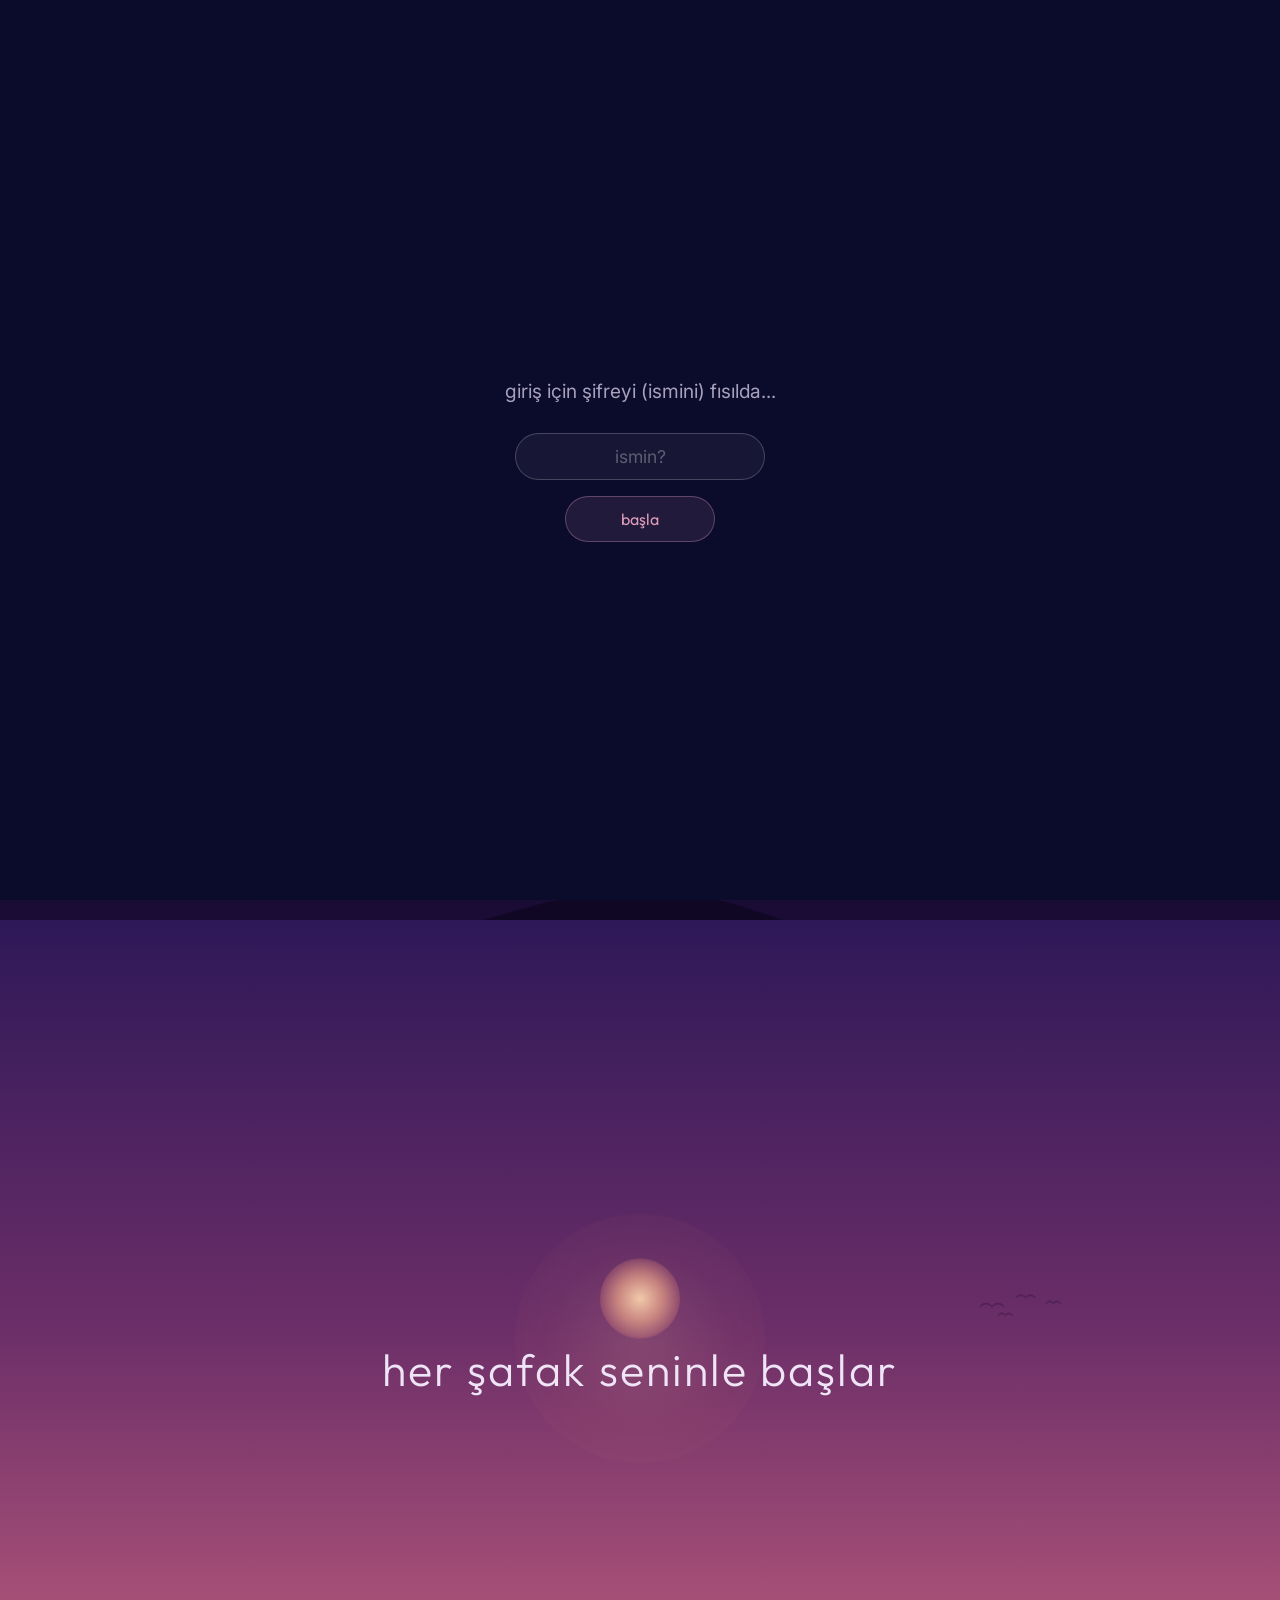
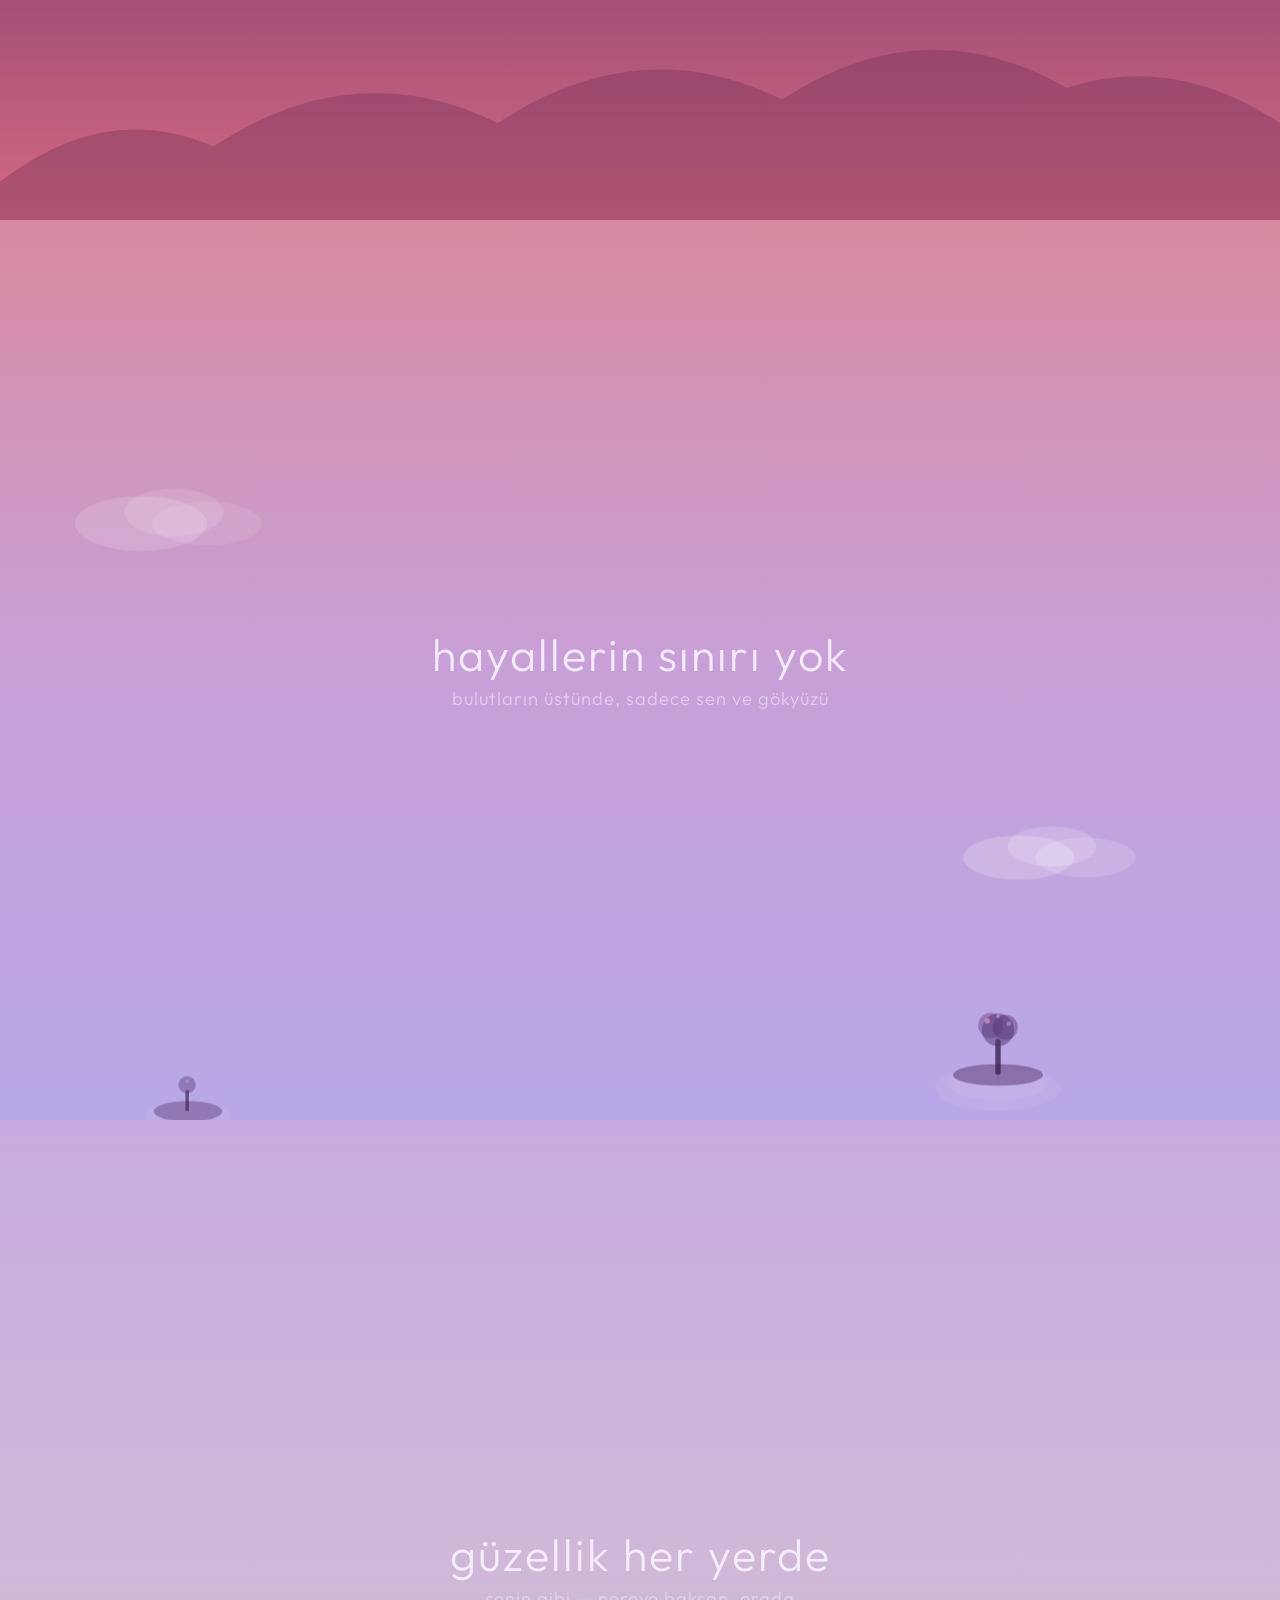
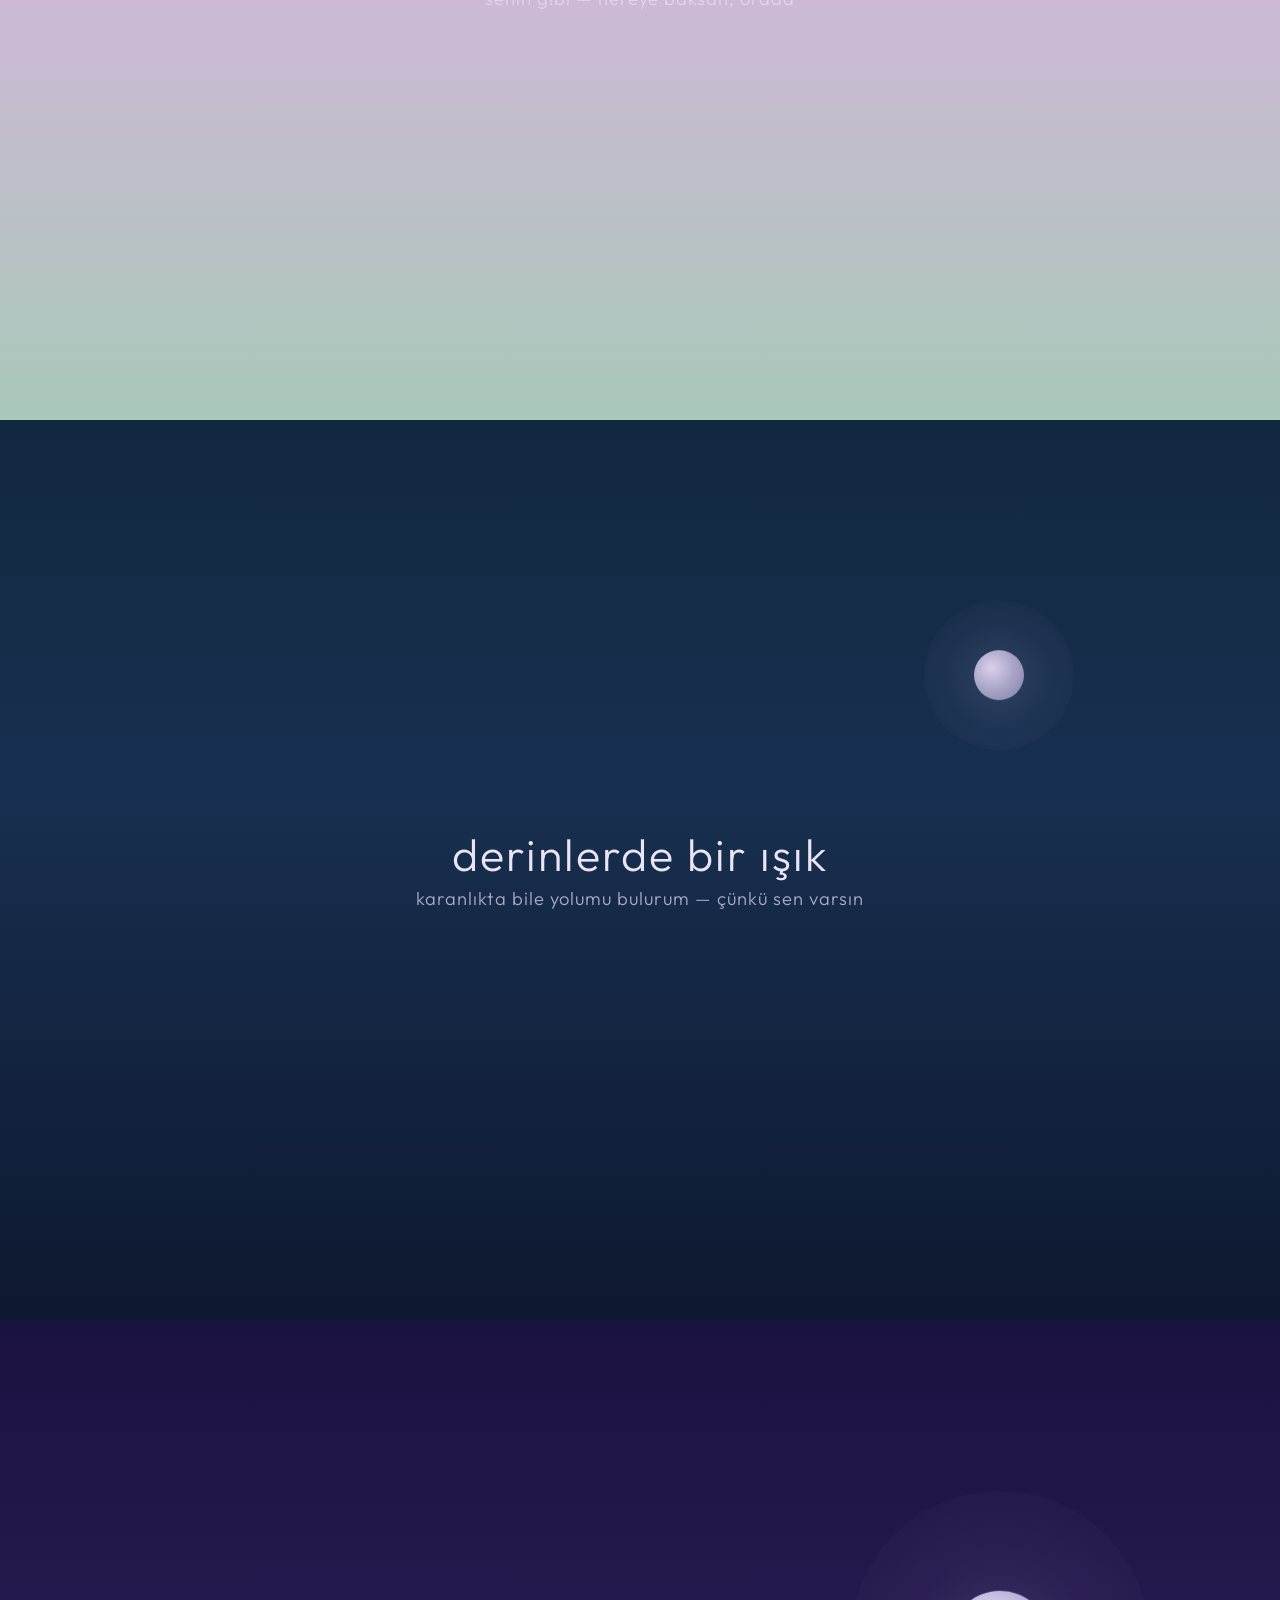
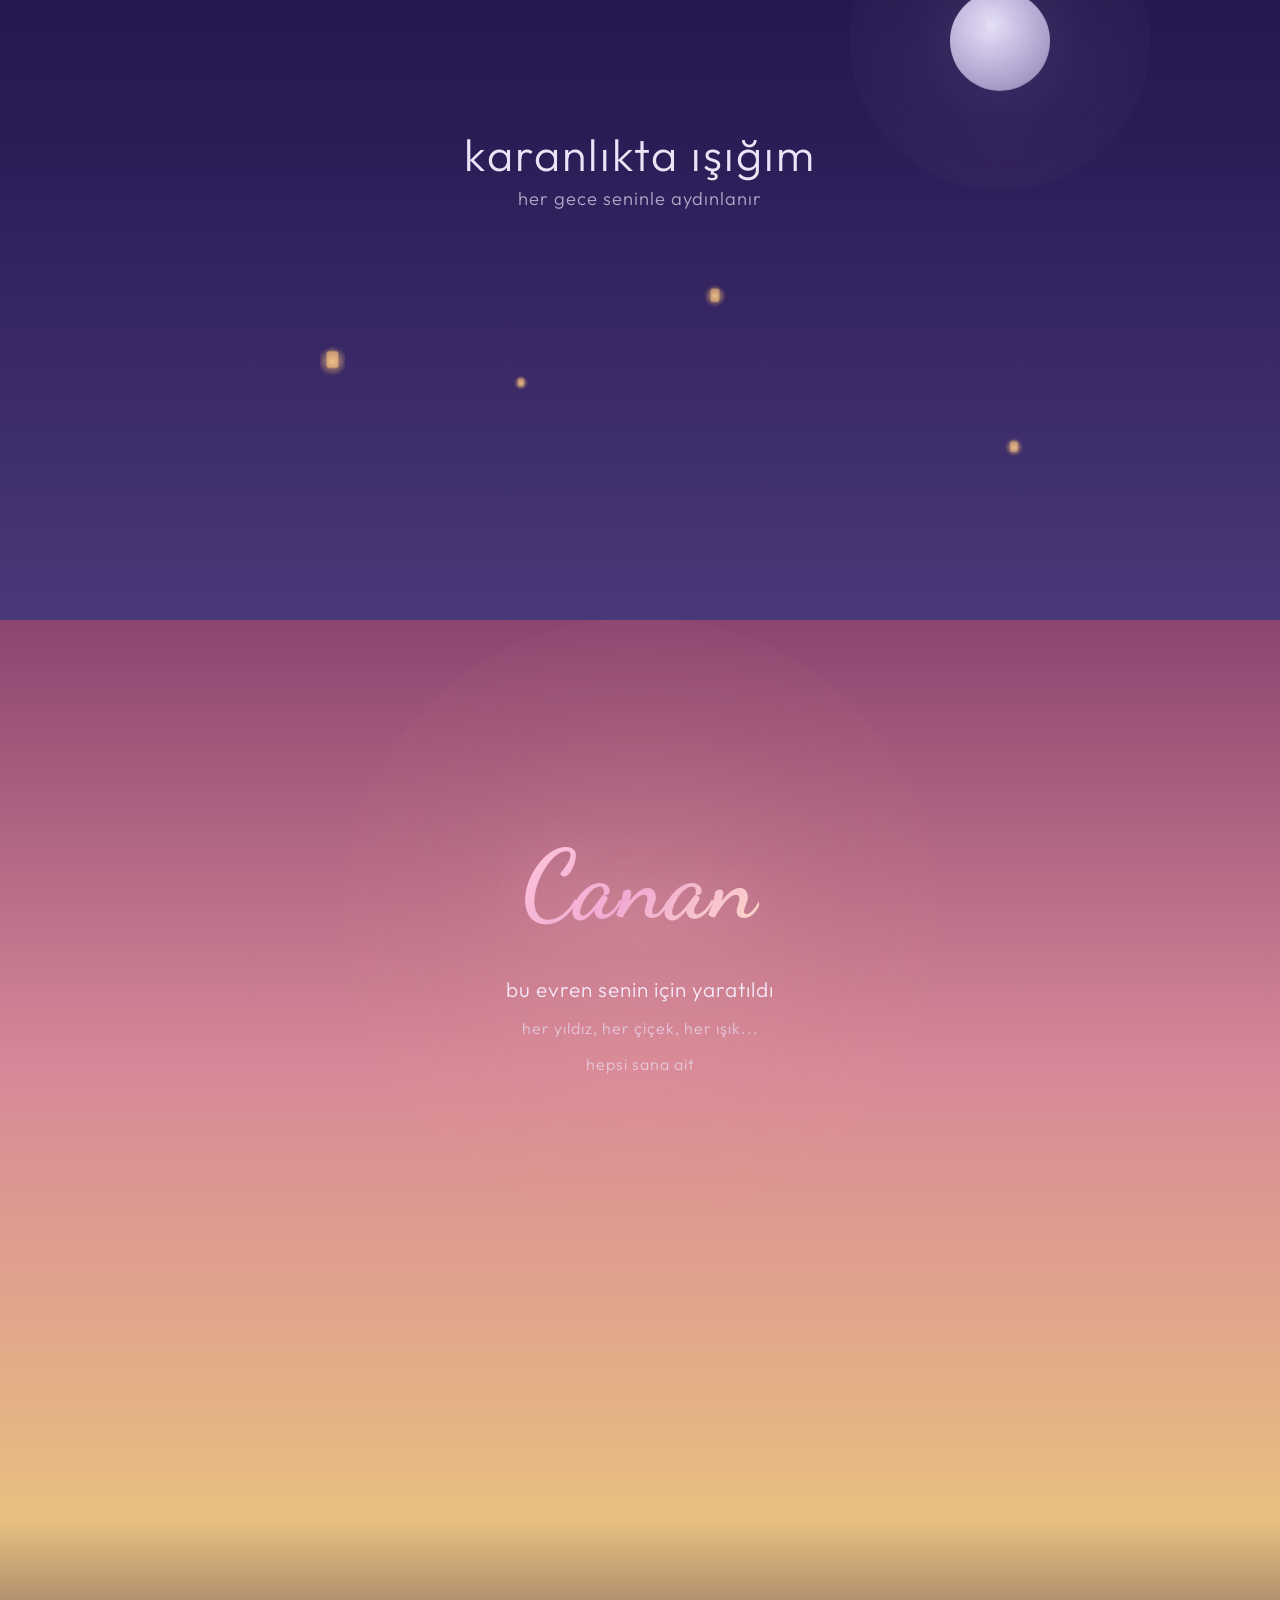
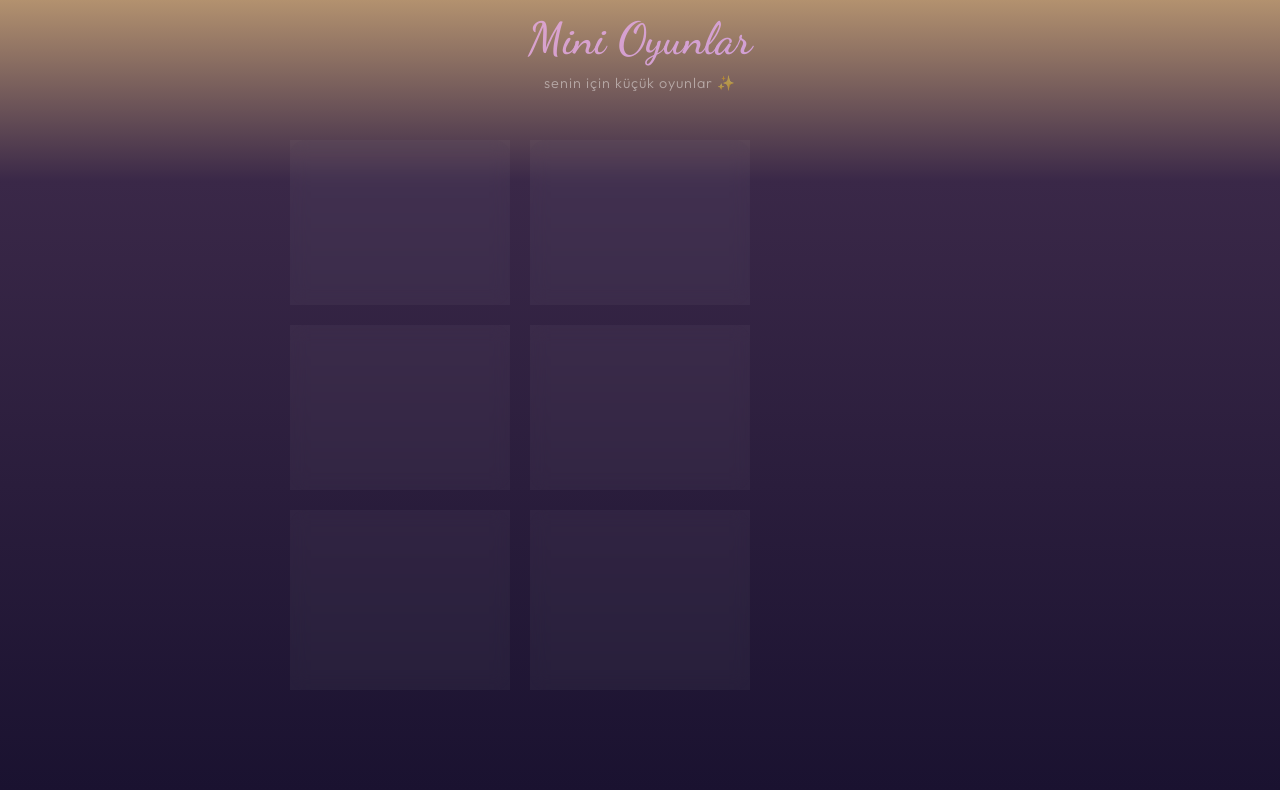
<file: index.html>
<!DOCTYPE html>
<html lang="tr">
<head>
    <meta charset="UTF-8">
    <meta name="viewport" content="width=device-width, initial-scale=1.0, maximum-scale=1.0, user-scalable=no, viewport-fit=cover">
    <meta name="description" content="Canan'ın Evreni — Sana özel bir dünya, sonsuz bir hikaye.">
    <title>✨</title>
    <link rel="preconnect" href="https://fonts.googleapis.com">
    <link rel="preconnect" href="https://fonts.gstatic.com" crossorigin>F
    <link href="https://fonts.googleapis.com/css2?family=Outfit:wght@200;300;400;600;700&family=Inter:wght@200;300;400&family=Dancing+Script:wght@400;600;700&display=swap" rel="stylesheet">
    <link rel="stylesheet" href="style.css">
    <link rel="icon" href="data:image/svg+xml,<svg xmlns='http://www.w3.org/2000/svg' viewBox='0 0 100 100'><text y='.9em' font-size='90'>✨</text></svg>">
</head>
<body>
    <!-- Welcome Screen -->
    <div id="welcome-screen" class="welcome-screen active">
        <h2></h2>
        <p>giriş için şifreyi (ismini) fısılda...</p>
        <form id="welcome-form">
            <input type="text" id="welcome-name" placeholder="ismin?" autocomplete="off" required>
            <button type="submit">başla</button>
        </form>
    </div>

    <!-- Progress Bar -->
    <div id="progress-bar" aria-hidden="true"></div>

    <!-- Particle Canvas -->
    <canvas id="particles" aria-hidden="true"></canvas>

    <!-- Audio Toggle (ambient) -->
    <button id="sound-toggle" class="sound-btn" aria-label="Sesi aç/kapat">
        <svg viewBox="0 0 24 24" width="20" height="20" fill="none" stroke="currentColor" stroke-width="2">
            <path d="M11 5L6 9H2v6h4l5 4V5z"/>
            <path class="sound-waves" d="M15.54 8.46a5 5 0 0 1 0 7.07 M19.07 4.93a10 10 0 0 1 0 14.14"/>
        </svg>
    </button>

    <!-- Scroll Indicator -->
    <div id="scroll-indicator">
        <span>keşfet</span>
        <svg viewBox="0 0 24 24" width="24" height="24" fill="none" stroke="currentColor" stroke-width="2">
            <path d="M12 5v14M5 12l7 7 7-7"/>
        </svg>
    </div>

    <main>
        <!-- ============================================ -->
        <!-- REALM 1: Yıldızlı Gece (Starry Night) -->
        <!-- ============================================ -->
        <section class="realm realm--night" id="realm-1" data-particles="stars">
            <!-- Stars background layer (CSS animated) -->
            <div class="stars-layer stars-layer--1"></div>
            <div class="stars-layer stars-layer--2"></div>
            <div class="stars-layer stars-layer--3"></div>

            <!-- Shooting star -->
            <div class="shooting-star"></div>
            <div class="shooting-star shooting-star--2"></div>

            <!-- Far mountains -->
            <div class="realm__layer" data-depth="0.08">
                <svg class="scenery scenery--mountains-far" viewBox="0 0 1440 400" preserveAspectRatio="none">
                    <path d="M0,400 L0,320 Q80,250 160,280 Q240,200 360,240 Q440,180 520,220 Q600,140 720,200 Q800,120 920,180 Q1000,100 1100,160 Q1180,120 1260,180 Q1340,140 1440,200 L1440,400 Z" fill="rgba(30,15,60,0.6)"/>
                </svg>
            </div>

            <!-- Near mountains -->
            <div class="realm__layer" data-depth="0.15">
                <svg class="scenery scenery--mountains-near" viewBox="0 0 1440 400" preserveAspectRatio="none">
                    <path d="M0,400 L0,300 Q100,260 200,290 Q320,220 440,270 Q560,200 680,260 Q780,190 880,240 Q980,200 1080,250 Q1180,210 1280,260 Q1360,230 1440,280 L1440,400 Z" fill="rgba(25,12,50,0.8)"/>
                </svg>
            </div>

            <!-- Ground hill with character -->
            <div class="realm__layer" data-depth="0.25">
                <svg class="scenery scenery--ground" viewBox="0 0 1440 400" preserveAspectRatio="none">
                    <path d="M0,400 L0,340 Q200,310 400,330 Q600,280 720,260 Q840,280 960,320 Q1100,340 1260,330 Q1380,340 1440,350 L1440,400 Z" fill="rgba(15,8,35,0.95)"/>
                </svg>
            </div>



            <!-- Title Content -->
            <div class="realm__content realm__content--center">
                <p class="realm__subtitle reveal" data-delay="0">hoş geldin</p>
                <h1 class="realm__title realm__title--hero reveal" data-delay="200">
                    <span class="title-line">Canan'ın</span>
                    <span class="title-line title-line--accent">Evreni</span>
                </h1>
                <p class="realm__tagline reveal" data-delay="500">sana ait bir dünya, sonsuz bir hikaye</p>
            </div>
        </section>

        <!-- ============================================ -->
        <!-- REALM 2: Şafak Tepeleri (Dawn Hills) -->
        <!-- ============================================ -->
        <section class="realm realm--dawn" id="realm-2" data-particles="dust">
            <!-- Sun glow -->
            <div class="sun-container realm__layer" data-depth="0.05">
                <div class="sun"></div>
                <div class="sun-glow"></div>
            </div>

            <!-- Far rolling hills -->
            <div class="realm__layer" data-depth="0.1">
                <svg class="scenery scenery--hills-far" viewBox="0 0 1440 500" preserveAspectRatio="none">
                    <path d="M0,500 L0,350 Q120,280 240,320 Q400,240 560,300 Q720,220 880,280 Q1040,200 1200,270 Q1320,240 1440,300 L1440,500 Z" fill="rgba(120,50,90,0.4)"/>
                </svg>
            </div>

            <!-- Mid rolling hills -->
            <div class="realm__layer" data-depth="0.2">
                <svg class="scenery scenery--hills-mid" viewBox="0 0 1440 500" preserveAspectRatio="none">
                    <path d="M0,500 L0,380 Q180,320 360,360 Q540,290 720,340 Q900,280 1080,330 Q1200,300 1440,360 L1440,500 Z" fill="rgba(160,60,100,0.35)"/>
                </svg>
            </div>

            <!-- Near hills with trees -->
            <div class="realm__layer" data-depth="0.35">
                <svg class="scenery scenery--hills-near" viewBox="0 0 1440 500" preserveAspectRatio="none">
                    <defs>
                        <linearGradient id="hillGrad" x1="0" y1="0" x2="0" y2="1">
                            <stop offset="0%" stop-color="rgba(80,30,60,0.7)"/>
                            <stop offset="100%" stop-color="rgba(40,15,35,0.9)"/>
                        </linearGradient>
                    </defs>
                    <path d="M0,500 L0,400 Q100,370 200,390 Q350,340 500,370 Q650,330 800,360 Q950,320 1100,355 Q1250,335 1440,380 L1440,500 Z" fill="url(#hillGrad)"/>
                    <!-- Small trees on hilltops -->
                    <g fill="rgba(40,15,35,0.9)">
                        <path d="M350,345 L345,325 Q350,315 355,325 Z"/>
                        <path d="M500,370 L495,350 Q500,340 505,350 Z"/>
                        <path d="M510,368 L507,355 Q510,348 513,355 Z"/>
                        <path d="M800,360 L795,340 Q800,330 805,340 Z"/>
                        <path d="M1100,355 L1095,335 Q1100,325 1105,335 Z"/>
                        <path d="M1110,353 L1107,340 Q1110,333 1113,340 Z"/>
                    </g>
                </svg>
            </div>



            <!-- Birds -->
            <div class="realm__layer" data-depth="0.12">
                <svg class="birds" viewBox="0 0 200 100" width="120" height="60">
                    <g stroke="#3a1840" stroke-width="1.5" fill="none" stroke-linecap="round">
                        <path d="M20,40 Q30,30 40,40 Q50,30 60,40"/>
                        <path d="M80,25 Q88,17 96,25 Q104,17 112,25"/>
                        <path d="M50,55 Q56,48 62,55 Q68,48 74,55"/>
                        <path d="M130,35 Q136,28 142,35 Q148,28 154,35"/>
                    </g>
                </svg>
            </div>

            <div class="realm__content">
                <h2 class="realm__title reveal" data-delay="0">her şafak seninle başlar</h2>
            </div>
        </section>

        <!-- ============================================ -->
        <!-- REALM 3: Bulut Krallığı (Cloud Kingdom) -->
        <!-- ============================================ -->
        <section class="realm realm--clouds" id="realm-3" data-particles="sparkles">

            <!-- Floating clouds - various layers -->
            <div class="realm__layer" data-depth="0.05">
                <div class="cloud cloud--1">
                    <svg viewBox="0 0 200 80" width="220" height="88">
                        <ellipse cx="70" cy="50" rx="60" ry="25" fill="rgba(255,255,255,0.15)"/>
                        <ellipse cx="100" cy="40" rx="45" ry="22" fill="rgba(255,255,255,0.12)"/>
                        <ellipse cx="130" cy="50" rx="50" ry="20" fill="rgba(255,255,255,0.1)"/>
                    </svg>
                </div>
            </div>

            <div class="realm__layer" data-depth="0.12">
                <div class="cloud cloud--2">
                    <svg viewBox="0 0 180 70" width="200" height="78">
                        <ellipse cx="60" cy="45" rx="50" ry="20" fill="rgba(255,255,255,0.2)"/>
                        <ellipse cx="90" cy="35" rx="40" ry="18" fill="rgba(255,255,255,0.18)"/>
                        <ellipse cx="120" cy="45" rx="45" ry="18" fill="rgba(255,255,255,0.15)"/>
                    </svg>
                </div>
            </div>

            <div class="realm__layer" data-depth="0.18">
                <div class="cloud cloud--3">
                    <svg viewBox="0 0 160 60" width="180" height="67">
                        <ellipse cx="55" cy="38" rx="45" ry="18" fill="rgba(255,255,255,0.25)"/>
                        <ellipse cx="80" cy="30" rx="35" ry="16" fill="rgba(255,255,255,0.2)"/>
                        <ellipse cx="110" cy="38" rx="40" ry="16" fill="rgba(255,255,255,0.18)"/>
                    </svg>
                </div>
            </div>

            <!-- Floating island with tree -->
            <div class="realm__layer floating-island" data-depth="0.22">
                <svg viewBox="0 0 200 160" width="180" height="144">
                    <!-- Island base (cloud-like) -->
                    <ellipse cx="100" cy="110" rx="70" ry="25" fill="rgba(200,180,230,0.4)"/>
                    <ellipse cx="100" cy="105" rx="55" ry="18" fill="rgba(200,180,230,0.5)"/>
                    <!-- Ground -->
                    <ellipse cx="100" cy="95" rx="50" ry="12" fill="rgba(100,70,130,0.6)"/>
                    <!-- Tree -->
                    <rect x="97" y="55" width="6" height="40" rx="3" fill="rgba(60,35,80,0.8)"/>
                    <circle cx="100" cy="45" r="18" fill="rgba(80,50,110,0.5)"/>
                    <circle cx="92" cy="40" r="14" fill="rgba(90,55,120,0.4)"/>
                    <circle cx="108" cy="42" r="14" fill="rgba(85,50,115,0.45)"/>
                    <!-- Small leaves/blossoms -->
                    <circle cx="88" cy="35" r="3" fill="rgba(230,160,200,0.6)"/>
                    <circle cx="112" cy="38" r="2.5" fill="rgba(230,160,200,0.5)"/>
                    <circle cx="100" cy="30" r="2" fill="rgba(230,160,200,0.7)"/>
                </svg>
            </div>

            <!-- Another floating island -->
            <div class="realm__layer floating-island floating-island--2" data-depth="0.15">
                <svg viewBox="0 0 140 100" width="120" height="86">
                    <ellipse cx="70" cy="70" rx="50" ry="18" fill="rgba(200,180,230,0.35)"/>
                    <ellipse cx="70" cy="65" rx="40" ry="12" fill="rgba(100,70,130,0.5)"/>
                    <!-- Tiny tree -->
                    <rect x="67" y="40" width="4" height="25" rx="2" fill="rgba(60,35,80,0.7)"/>
                    <circle cx="69" cy="34" r="10" fill="rgba(80,50,110,0.4)"/>
                    <circle cx="69" cy="30" r="2" fill="rgba(230,160,200,0.5)"/>
                </svg>
            </div>



            <div class="realm__content">
                <h2 class="realm__title reveal" data-delay="0">hayallerin sınırı yok</h2>
                <p class="realm__text reveal" data-delay="200">bulutların üstünde, sadece sen ve gökyüzü</p>
            </div>
        </section>

        <!-- ============================================ -->
        <!-- REALM 4: Çiçek Vadisi (Flower Valley) -->
        <!-- ============================================ -->
        <section class="realm realm--flowers" id="realm-4" data-particles="petals">

            <!-- Distant meadow -->
            <div class="realm__layer" data-depth="0.08">
                <svg class="scenery scenery--meadow-far" viewBox="0 0 1440 500" preserveAspectRatio="none">
                    <path d="M0,500 L0,380 Q200,340 400,365 Q600,330 800,355 Q1000,320 1200,350 Q1350,340 1440,360 L1440,500 Z" fill="rgba(160,120,180,0.3)"/>
                </svg>
            </div>

            <!-- Mid meadow -->
            <div class="realm__layer" data-depth="0.18">
                <svg class="scenery scenery--meadow-mid" viewBox="0 0 1440 500" preserveAspectRatio="none">
                    <path d="M0,500 L0,400 Q180,370 360,395 Q540,360 720,385 Q900,350 1080,380 Q1260,365 1440,390 L1440,500 Z" fill="rgba(130,100,155,0.35)"/>
                </svg>
            </div>

            <!-- Flower field -->
            <div class="realm__layer" data-depth="0.3">
                <svg class="scenery scenery--flower-field" viewBox="0 0 1440 500" preserveAspectRatio="none">
                    <defs>
                        <linearGradient id="flowerGround" x1="0" y1="0" x2="0" y2="1">
                            <stop offset="0%" stop-color="rgba(100,75,130,0.5)"/>
                            <stop offset="100%" stop-color="rgba(70,50,100,0.7)"/>
                        </linearGradient>
                    </defs>
                    <path d="M0,500 L0,420 Q120,400 240,415 Q400,395 560,410 Q720,390 880,408 Q1040,395 1200,410 Q1340,400 1440,415 L1440,500 Z" fill="url(#flowerGround)"/>
                    
                    <!-- Flowers -->
                    <g class="flowers-group">
                        <!-- Flower 1 -->
                        <line x1="150" y1="420" x2="150" y2="400" stroke="rgba(80,55,110,0.6)" stroke-width="2"/>
                        <circle cx="150" cy="396" r="5" fill="rgba(240,170,200,0.7)"/>
                        <circle cx="150" cy="396" r="2" fill="rgba(255,220,180,0.8)"/>
                        
                        <!-- Flower 2 -->
                        <line x1="280" y1="412" x2="282" y2="390" stroke="rgba(80,55,110,0.6)" stroke-width="2"/>
                        <circle cx="282" cy="386" r="6" fill="rgba(200,160,230,0.7)"/>
                        <circle cx="282" cy="386" r="2.5" fill="rgba(255,220,180,0.8)"/>
                        
                        <!-- Flower 3 -->
                        <line x1="420" y1="405" x2="418" y2="382" stroke="rgba(80,55,110,0.6)" stroke-width="2"/>
                        <circle cx="418" cy="378" r="4.5" fill="rgba(255,180,200,0.7)"/>
                        <circle cx="418" cy="378" r="2" fill="rgba(255,230,190,0.8)"/>
                        
                        <!-- Flower 4 -->
                        <line x1="580" y1="412" x2="580" y2="388" stroke="rgba(80,55,110,0.6)" stroke-width="2"/>
                        <circle cx="580" cy="384" r="5.5" fill="rgba(220,160,220,0.7)"/>
                        <circle cx="580" cy="384" r="2" fill="rgba(255,220,180,0.8)"/>
                        
                        <!-- Flower 5 -->
                        <line x1="720" y1="400" x2="722" y2="375" stroke="rgba(80,55,110,0.6)" stroke-width="2"/>
                        <circle cx="722" cy="371" r="5" fill="rgba(240,170,210,0.65)"/>
                        <circle cx="722" cy="371" r="2" fill="rgba(255,220,180,0.8)"/>
                        
                        <!-- Flower 6 -->
                        <line x1="860" y1="408" x2="858" y2="385" stroke="rgba(80,55,110,0.6)" stroke-width="2"/>
                        <circle cx="858" cy="381" r="6" fill="rgba(230,165,225,0.7)"/>
                        <circle cx="858" cy="381" r="2.5" fill="rgba(255,220,180,0.8)"/>

                        <!-- Flower 7 -->
                        <line x1="1000" y1="402" x2="1002" y2="378" stroke="rgba(80,55,110,0.6)" stroke-width="2"/>
                        <circle cx="1002" cy="374" r="5" fill="rgba(245,175,205,0.7)"/>
                        <circle cx="1002" cy="374" r="2" fill="rgba(255,220,180,0.8)"/>

                        <!-- Flower 8 -->
                        <line x1="1160" y1="410" x2="1158" y2="388" stroke="rgba(80,55,110,0.6)" stroke-width="2"/>
                        <circle cx="1158" cy="384" r="5.5" fill="rgba(210,155,230,0.65)"/>
                        <circle cx="1158" cy="384" r="2" fill="rgba(255,220,180,0.8)"/>

                        <!-- Flower 9 -->
                        <line x1="1320" y1="405" x2="1322" y2="382" stroke="rgba(80,55,110,0.6)" stroke-width="2"/>
                        <circle cx="1322" cy="378" r="4.5" fill="rgba(240,170,200,0.7)"/>
                        <circle cx="1322" cy="378" r="2" fill="rgba(255,220,180,0.8)"/>
                    </g>
                </svg>
            </div>

            <!-- Butterflies -->
            <div class="realm__layer" data-depth="0.25">
                <svg class="butterflies" viewBox="0 0 300 200" width="200" height="134">
                    <g class="butterfly butterfly--1" transform="translate(60,60)">
                        <path d="M0,0 Q-8,-10 -4,-18 Q0,-12 0,0" fill="rgba(240,170,210,0.6)"/>
                        <path d="M0,0 Q8,-10 4,-18 Q0,-12 0,0" fill="rgba(220,150,200,0.5)"/>
                        <path d="M0,0 Q-6,6 -3,12 Q0,8 0,0" fill="rgba(220,160,200,0.4)"/>
                        <path d="M0,0 Q6,6 3,12 Q0,8 0,0" fill="rgba(200,140,190,0.35)"/>
                    </g>
                    <g class="butterfly butterfly--2" transform="translate(180,40)">
                        <path d="M0,0 Q-6,-8 -3,-14 Q0,-9 0,0" fill="rgba(200,160,230,0.6)"/>
                        <path d="M0,0 Q6,-8 3,-14 Q0,-9 0,0" fill="rgba(180,140,220,0.5)"/>
                        <path d="M0,0 Q-5,5 -2.5,10 Q0,6 0,0" fill="rgba(190,150,220,0.4)"/>
                        <path d="M0,0 Q5,5 2.5,10 Q0,6 0,0" fill="rgba(170,130,210,0.35)"/>
                    </g>
                    <g class="butterfly butterfly--3" transform="translate(240,100)">
                        <path d="M0,0 Q-7,-9 -3.5,-16 Q0,-11 0,0" fill="rgba(255,180,200,0.5)"/>
                        <path d="M0,0 Q7,-9 3.5,-16 Q0,-11 0,0" fill="rgba(235,160,190,0.45)"/>
                        <path d="M0,0 Q-5.5,5.5 -2.5,11 Q0,7 0,0" fill="rgba(240,170,195,0.35)"/>
                        <path d="M0,0 Q5.5,5.5 2.5,11 Q0,7 0,0" fill="rgba(220,155,185,0.3)"/>
                    </g>
                </svg>
            </div>



            <div class="realm__content">
                <h2 class="realm__title reveal" data-delay="0">güzellik her yerde</h2>
                <p class="realm__text reveal" data-delay="200">senin gibi — nereye baksan, orada</p>
            </div>
        </section>

        <!-- ============================================ -->
        <!-- REALM 5: Yıldız Okyanusu (Star Ocean) -->
        <!-- ============================================ -->
        <section class="realm realm--ocean" id="realm-5" data-particles="reflections">
            
            <!-- Moon in sky -->
            <div class="realm__layer" data-depth="0.03">
                <div class="ocean-moon">
                    <div class="ocean-moon__glow"></div>
                    <div class="ocean-moon__body"></div>
                </div>
            </div>

            <!-- Ocean surface / waves -->
            <div class="realm__layer" data-depth="0.1">
                <svg class="scenery scenery--waves" viewBox="0 0 1440 500" preserveAspectRatio="none">
                    <defs>
                        <linearGradient id="oceanGrad" x1="0" y1="0" x2="0" y2="1">
                            <stop offset="0%" stop-color="rgba(20,50,70,0.3)"/>
                            <stop offset="100%" stop-color="rgba(15,25,50,0.8)"/>
                        </linearGradient>
                    </defs>
                    <!-- Wave layers -->
                    <path d="M0,300 Q60,285 120,300 Q180,315 240,300 Q300,285 360,300 Q420,315 480,300 Q540,285 600,300 Q660,315 720,300 Q780,285 840,300 Q900,315 960,300 Q1020,285 1080,300 Q1140,315 1200,300 Q1260,285 1320,300 Q1380,315 1440,300 L1440,500 L0,500 Z" fill="url(#oceanGrad)" class="wave wave--1"/>
                    <path d="M0,320 Q80,305 160,320 Q240,335 320,320 Q400,305 480,320 Q560,335 640,320 Q720,305 800,320 Q880,335 960,320 Q1040,305 1120,320 Q1200,335 1280,320 Q1360,305 1440,320 L1440,500 L0,500 Z" fill="rgba(15,35,55,0.4)" class="wave wave--2"/>
                    <path d="M0,350 Q100,338 200,350 Q300,362 400,350 Q500,338 600,350 Q700,362 800,350 Q900,338 1000,350 Q1100,362 1200,350 Q1300,338 1440,350 L1440,500 L0,500 Z" fill="rgba(12,28,48,0.5)" class="wave wave--3"/>
                </svg>
            </div>



            <div class="realm__content">
                <h2 class="realm__title reveal" data-delay="0">derinlerde bir ışık</h2>
                <p class="realm__text reveal" data-delay="200">karanlıkta bile yolumu bulurum — çünkü sen varsın</p>
            </div>
        </section>

        <!-- ============================================ -->
        <!-- REALM 6: Ay Bahçesi (Moon Garden) -->
        <!-- ============================================ -->
        <section class="realm realm--garden" id="realm-6" data-particles="fireflies">

            <!-- Large moon -->
            <div class="realm__layer" data-depth="0.04">
                <div class="garden-moon">
                    <div class="garden-moon__glow"></div>
                    <div class="garden-moon__body">
                        <!-- Moon craters (subtle) -->
                        <svg viewBox="0 0 100 100" class="moon-surface">
                            <circle cx="30" cy="35" r="8" fill="rgba(200,180,220,0.15)"/>
                            <circle cx="65" cy="25" r="5" fill="rgba(200,180,220,0.1)"/>
                            <circle cx="55" cy="60" r="10" fill="rgba(200,180,220,0.12)"/>
                            <circle cx="25" cy="70" r="6" fill="rgba(200,180,220,0.08)"/>
                        </svg>
                    </div>
                </div>
            </div>

            <!-- Tree silhouettes -->
            <div class="realm__layer" data-depth="0.12">
                <svg class="scenery scenery--trees" viewBox="0 0 1440 500" preserveAspectRatio="none">
                    <g fill="rgba(25,15,45,0.7)">
                        <!-- Large left tree -->
                        <rect x="80" y="200" width="14" height="180" rx="4"/>
                        <circle cx="87" cy="170" r="50" fill="rgba(30,18,55,0.5)"/>
                        <circle cx="60" cy="185" r="35" fill="rgba(28,16,50,0.45)"/>
                        <circle cx="115" cy="188" r="38" fill="rgba(32,20,55,0.4)"/>
                        
                        <!-- Right tree -->
                        <rect x="1280" y="220" width="12" height="160" rx="4"/>
                        <circle cx="1286" cy="190" r="45" fill="rgba(30,18,55,0.5)"/>
                        <circle cx="1262" cy="200" r="32" fill="rgba(28,16,50,0.4)"/>
                        <circle cx="1310" cy="198" r="35" fill="rgba(32,20,55,0.42)"/>
                    </g>
                </svg>
            </div>

            <!-- Ground with garden -->
            <div class="realm__layer" data-depth="0.2">
                <svg class="scenery scenery--garden-ground" viewBox="0 0 1440 500" preserveAspectRatio="none">
                    <defs>
                        <linearGradient id="gardenGround" x1="0" y1="0" x2="0" y2="1">
                            <stop offset="0%" stop-color="rgba(35,20,60,0.6)"/>
                            <stop offset="100%" stop-color="rgba(20,12,40,0.85)"/>
                        </linearGradient>
                    </defs>
                    <path d="M0,500 L0,400 Q200,380 400,395 Q600,375 800,390 Q1000,378 1200,392 Q1350,385 1440,398 L1440,500 Z" fill="url(#gardenGround)"/>
                    
                    <!-- Small garden flowers -->
                    <g>
                        <circle cx="300" cy="390" r="3" fill="rgba(220,180,240,0.5)"/>
                        <circle cx="450" cy="385" r="2.5" fill="rgba(240,180,210,0.5)"/>
                        <circle cx="600" cy="382" r="3.5" fill="rgba(210,170,230,0.45)"/>
                        <circle cx="750" cy="386" r="2.5" fill="rgba(235,175,215,0.5)"/>
                        <circle cx="900" cy="383" r="3" fill="rgba(225,175,235,0.45)"/>
                        <circle cx="1050" cy="387" r="2.5" fill="rgba(240,180,210,0.5)"/>
                    </g>
                </svg>
            </div>

            <!-- Floating lanterns -->
            <div class="realm__layer" data-depth="0.08">
                <div class="lanterns">
                    <div class="lantern lantern--1">
                        <svg viewBox="0 0 30 50" width="25" height="42">
                            <defs>
                                <radialGradient id="lanternGlow1">
                                    <stop offset="0%" stop-color="rgba(255,220,150,0.8)"/>
                                    <stop offset="100%" stop-color="rgba(255,180,100,0)"/>
                                </radialGradient>
                            </defs>
                            <circle cx="15" cy="22" r="18" fill="url(#lanternGlow1)"/>
                            <rect x="8" y="10" width="14" height="20" rx="3" fill="rgba(255,200,130,0.6)" stroke="rgba(200,150,80,0.3)" stroke-width="0.5"/>
                            <line x1="15" y1="10" x2="15" y2="4" stroke="rgba(200,150,80,0.4)" stroke-width="0.5"/>
                        </svg>
                    </div>
                    <div class="lantern lantern--2">
                        <svg viewBox="0 0 30 50" width="22" height="37">
                            <circle cx="15" cy="22" r="15" fill="url(#lanternGlow1)"/>
                            <rect x="9" y="12" width="12" height="18" rx="3" fill="rgba(255,200,130,0.5)" stroke="rgba(200,150,80,0.25)" stroke-width="0.5"/>
                            <line x1="15" y1="12" x2="15" y2="5" stroke="rgba(200,150,80,0.35)" stroke-width="0.5"/>
                        </svg>
                    </div>
                    <div class="lantern lantern--3">
                        <svg viewBox="0 0 30 50" width="20" height="33">
                            <circle cx="15" cy="22" r="14" fill="url(#lanternGlow1)"/>
                            <rect x="9" y="13" width="12" height="16" rx="3" fill="rgba(255,200,130,0.45)" stroke="rgba(200,150,80,0.2)" stroke-width="0.5"/>
                            <line x1="15" y1="13" x2="15" y2="7" stroke="rgba(200,150,80,0.3)" stroke-width="0.5"/>
                        </svg>
                    </div>
                    <div class="lantern lantern--4">
                        <svg viewBox="0 0 30 50" width="18" height="30">
                            <circle cx="15" cy="22" r="12" fill="url(#lanternGlow1)"/>
                            <rect x="10" y="14" width="10" height="14" rx="2.5" fill="rgba(255,200,130,0.4)" stroke="rgba(200,150,80,0.2)" stroke-width="0.5"/>
                            <line x1="15" y1="14" x2="15" y2="8" stroke="rgba(200,150,80,0.25)" stroke-width="0.5"/>
                        </svg>
                    </div>
                </div>
            </div>



            <div class="realm__content">
                <h2 class="realm__title reveal" data-delay="0">karanlıkta ışığım</h2>
                <p class="realm__text reveal" data-delay="200">her gece seninle aydınlanır</p>
            </div>
        </section>

        <!-- ============================================ -->
        <!-- REALM 7: Sonsuza Dek (Forever) -->
        <!-- ============================================ -->
        <section class="realm realm--forever" id="realm-7" data-particles="hearts">

            <!-- Warm light glow from top -->
            <div class="realm__layer" data-depth="0.03">
                <div class="forever-glow"></div>
            </div>

            <!-- Gentle hills -->
            <div class="realm__layer" data-depth="0.1">
                <svg class="scenery scenery--forever-hills" viewBox="0 0 1440 500" preserveAspectRatio="none">
                    <path d="M0,500 L0,360 Q200,320 400,350 Q600,310 800,340 Q1000,300 1200,335 Q1350,325 1440,345 L1440,500 Z" fill="rgba(150,90,120,0.3)"/>
                </svg>
            </div>

            <!-- Near ground -->
            <div class="realm__layer" data-depth="0.2">
                <svg class="scenery scenery--forever-ground" viewBox="0 0 1440 500" preserveAspectRatio="none">
                    <path d="M0,500 L0,400 Q240,375 480,395 Q720,370 960,390 Q1200,375 1440,395 L1440,500 Z" fill="rgba(120,65,95,0.4)"/>
                </svg>
            </div>



            <!-- Final content -->
            <div class="realm__content realm__content--final">
                <h2 class="realm__title realm__title--name reveal" data-delay="0">
                    <span class="name-glow">Canan</span>
                </h2>
                <div class="final-message reveal" data-delay="400">
                    <p class="realm__text realm__text--final">bu evren senin için yaratıldı</p>
                    <p class="realm__text realm__text--final realm__text--small">her yıldız, her çiçek, her ışık...</p>
                    <p class="realm__text realm__text--final realm__text--small">hepsi sana ait</p>
                </div>

                <div class="final-heart reveal" data-delay="800">
                    <svg viewBox="0 0 60 55" width="40" height="37">
                        <path d="M30,50 C30,50 2,35 2,18 C2,8 10,2 18,2 C23,2 27,5 30,10 C33,5 37,2 42,2 C50,2 58,8 58,18 C58,35 30,50 30,50 Z" fill="rgba(240,130,170,0.6)" class="heart-beat"/>
                    </svg>
                </div>

                <p class="realm__footer reveal" data-delay="1000">sonsuza dek ✨</p>
            </div>
        </section>

        <!-- ============================================ -->
        <!-- GAMES SECTION -->
        <!-- ============================================ -->
        <section class="games-section" id="games">
            <div class="games-header reveal">
                <p class="games-subtitle"></p>
                <h2 class="games-title">Mini Oyunlar</h2>
                <p class="games-desc">senin için küçük oyunlar ✨</p>
            </div>

            <div class="games-grid">
                <!-- Game 1: Yıldız Yakala -->
                <div class="game-card reveal" data-delay="0" onclick="openGame('star-catch')">
                    <div class="game-card__icon">
                        <svg viewBox="0 0 60 60" width="50" height="50">
                            <path d="M30,5 L35,22 L53,22 L38,33 L43,50 L30,40 L17,50 L22,33 L7,22 L25,22 Z" fill="rgba(255,220,150,0.8)" stroke="rgba(255,200,120,0.5)" stroke-width="1"/>
                        </svg>
                    </div>
                    <h3 class="game-card__title">Yıldız Yakala</h3>
                    <p class="game-card__desc">düşen yıldızları yakala</p>
                </div>

                <!-- Game 2: Hafıza Kartları -->
                <div class="game-card reveal" data-delay="200" onclick="openGame('memory')">
                    <div class="game-card__icon">
                        <svg viewBox="0 0 60 60" width="50" height="50">
                            <rect x="8" y="8" width="18" height="22" rx="3" fill="rgba(200,160,230,0.7)" stroke="rgba(180,140,220,0.4)" stroke-width="1"/>
                            <rect x="34" y="8" width="18" height="22" rx="3" fill="rgba(240,170,200,0.7)" stroke="rgba(220,150,190,0.4)" stroke-width="1"/>
                            <rect x="8" y="34" width="18" height="22" rx="3" fill="rgba(240,170,200,0.7)" stroke="rgba(220,150,190,0.4)" stroke-width="1"/>
                            <rect x="34" y="34" width="18" height="22" rx="3" fill="rgba(200,160,230,0.7)" stroke="rgba(180,140,220,0.4)" stroke-width="1"/>
                            <text x="17" y="24" text-anchor="middle" font-size="12" fill="rgba(255,255,255,0.7)">?</text>
                            <text x="43" y="24" text-anchor="middle" font-size="12" fill="rgba(255,255,255,0.7)">?</text>
                        </svg>
                    </div>
                    <h3 class="game-card__title">Hafıza Kartları</h3>
                    <p class="game-card__desc">eşleri bul</p>
                </div>

                <!-- Game 3: Balon Patlatma -->
                <div class="game-card reveal" data-delay="400" onclick="openGame('bubble')">
                    <div class="game-card__icon">
                        <svg viewBox="0 0 60 60" width="50" height="50">
                            <circle cx="20" cy="30" r="12" fill="rgba(240,170,200,0.5)" stroke="rgba(255,200,220,0.3)" stroke-width="1"/>
                            <circle cx="38" cy="22" r="9" fill="rgba(200,160,230,0.5)" stroke="rgba(220,180,240,0.3)" stroke-width="1"/>
                            <circle cx="35" cy="42" r="10" fill="rgba(180,220,240,0.5)" stroke="rgba(200,230,250,0.3)" stroke-width="1"/>
                            <ellipse cx="16" cy="26" rx="3" ry="2" fill="rgba(255,255,255,0.25)" transform="rotate(-30 16 26)"/>
                        </svg>
                    </div>
                    <h3 class="game-card__title">Balon Patlatma</h3>
                    <p class="game-card__desc">balonları patlat</p>
                </div>

                <!-- Game 4: Melodi Kutusu -->
                <div class="game-card reveal" data-delay="100" onclick="openGame('melody')">
                    <div class="game-card__icon">
                        <svg viewBox="0 0 60 60" width="50" height="50">
                            <rect x="10" y="25" width="40" height="22" rx="4" fill="rgba(200,160,230,0.3)" stroke="rgba(220,180,240,0.25)" stroke-width="1"/>
                            <rect x="13" y="28" width="6" height="16" rx="1" fill="rgba(255,255,255,0.5)"/>
                            <rect x="21" y="28" width="6" height="16" rx="1" fill="rgba(255,255,255,0.5)"/>
                            <rect x="29" y="28" width="6" height="16" rx="1" fill="rgba(255,255,255,0.5)"/>
                            <rect x="37" y="28" width="6" height="16" rx="1" fill="rgba(255,255,255,0.5)"/>
                            <text x="20" y="20" font-size="10" fill="rgba(240,170,200,0.6)">♪</text>
                            <text x="35" y="14" font-size="8" fill="rgba(200,160,230,0.5)">♫</text>
                            <text x="42" y="22" font-size="9" fill="rgba(255,220,150,0.5)">♪</text>
                        </svg>
                    </div>
                    <h3 class="game-card__title">Melodi Kutusu</h3>
                    <p class="game-card__desc">kendi melodini çal</p>
                </div>

                <!-- Game 5: Dilek Feneri -->
                <div class="game-card reveal" data-delay="300" onclick="openGame('wish')">
                    <div class="game-card__icon">
                        <svg viewBox="0 0 60 60" width="50" height="50">
                            <defs>
                                <radialGradient id="wishGlow">
                                    <stop offset="0%" stop-color="rgba(255,220,150,0.6)"/>
                                    <stop offset="100%" stop-color="rgba(255,180,100,0)"/>
                                </radialGradient>
                            </defs>
                            <circle cx="30" cy="28" r="18" fill="url(#wishGlow)"/>
                            <rect x="22" y="18" width="16" height="22" rx="4" fill="rgba(255,200,130,0.45)" stroke="rgba(255,180,100,0.3)" stroke-width="1"/>
                            <line x1="30" y1="18" x2="30" y2="12" stroke="rgba(200,150,80,0.35)" stroke-width="1"/>
                            <circle cx="20" cy="12" r="1.5" fill="rgba(255,220,150,0.5)"/>
                            <circle cx="42" cy="15" r="1" fill="rgba(255,220,150,0.4)"/>
                        </svg>
                    </div>
                    <h3 class="game-card__title">Dilek Feneri</h3>
                    <p class="game-card__desc">dileğini gökyüzüne bırak</p>
                </div>

                <!-- Game 6: Birlikte Çiz -->
                <div class="game-card reveal" data-delay="500" onclick="openGame('draw')">
                    <div class="game-card__icon">
                        <svg viewBox="0 0 60 60" width="50" height="50">
                            <line x1="15" y1="45" x2="40" y2="15" stroke="rgba(240,170,200,0.6)" stroke-width="3" stroke-linecap="round"/>
                            <polygon points="40,15 44,12 42,18" fill="rgba(240,170,200,0.5)"/>
                            <circle cx="12" cy="50" r="3" fill="rgba(200,160,230,0.6)"/>
                            <circle cx="20" cy="52" r="2.5" fill="rgba(240,170,200,0.6)"/>
                            <circle cx="28" cy="51" r="2.8" fill="rgba(180,220,240,0.6)"/>
                            <path d="M20,35 Q25,28 30,35 Q35,42 40,35" stroke="rgba(200,160,230,0.4)" stroke-width="1.5" fill="none" stroke-linecap="round"/>
                        </svg>
                    </div>
                    <h3 class="game-card__title">Birlikte Çiz</h3>
                    <p class="game-card__desc">bir şeyler çizelim</p>
                </div>

                <!-- Game 7: Yıldız Kayması -->
                <div class="game-card reveal" data-delay="100" onclick="openGame('slide')">
                    <div class="game-card__icon">
                        <svg viewBox="0 0 60 60" width="50" height="50">
                            <!-- Hills -->
                            <path d="M5,45 Q20,25 35,40 T60,35" stroke="rgba(255,255,255,0.2)" stroke-width="2" fill="none"/>
                            <!-- Star slider -->
                            <circle cx="28" cy="33" r="3" fill="rgba(255,255,255,0.9)"/>
                            <!-- Trail -->
                            <path d="M25,32 L15,25" stroke="rgba(255,255,255,0.5)" stroke-width="1.5" stroke-linecap="round"/>
                            <path d="M26,35 L18,32" stroke="rgba(255,255,255,0.3)" stroke-width="1" stroke-linecap="round"/>
                            <path d="M24,30 L18,22" stroke="rgba(255,255,255,0.2)" stroke-width="1" stroke-linecap="round"/>
                        </svg>
                    </div>
                    <h3 class="game-card__title">Yıldız Kayması</h3>
                    <p class="game-card__desc">yıldızları topla, engellerden zıpla</p>
                </div>

                <!-- Game 8: Gizli Mesaj -->
                <div class="game-card reveal" data-delay="300" onclick="openGame('scratch')">
                    <div class="game-card__icon">
                        <svg viewBox="0 0 60 60" width="50" height="50">
                            <rect x="10" y="12" width="40" height="36" rx="5" fill="rgba(240,170,200,0.2)" stroke="rgba(240,170,200,0.2)" stroke-width="1"/>
                            <rect x="14" y="16" width="32" height="28" rx="3" fill="rgba(200,160,230,0.15)"/>
                            <text x="30" y="34" text-anchor="middle" font-size="10" fill="rgba(255,255,255,0.3)">💌</text>
                            <line x1="38" y1="40" x2="46" y2="48" stroke="rgba(255,220,160,0.4)" stroke-width="2" stroke-linecap="round"/>
                        </svg>
                    </div>
                    <h3 class="game-card__title">Gizli Mesaj</h3>
                    <p class="game-card__desc">kazıyarak mesajı bul</p>
                </div>

                <!-- Game 9: Havai Fişek -->
                <div class="game-card reveal" data-delay="500" onclick="openGame('fireworks')">
                    <div class="game-card__icon">
                        <svg viewBox="0 0 60 60" width="50" height="50">
                            <line x1="30" y1="45" x2="30" y2="25" stroke="rgba(255,220,160,0.4)" stroke-width="1.5" stroke-linecap="round"/>
                            <circle cx="30" cy="20" r="3" fill="rgba(255,200,150,0.6)"/>
                            <line x1="30" y1="20" x2="20" y2="12" stroke="rgba(240,170,200,0.4)" stroke-width="1" stroke-linecap="round"/>
                            <line x1="30" y1="20" x2="40" y2="12" stroke="rgba(200,160,240,0.4)" stroke-width="1" stroke-linecap="round"/>
                            <line x1="30" y1="20" x2="22" y2="22" stroke="rgba(180,220,250,0.4)" stroke-width="1" stroke-linecap="round"/>
                            <line x1="30" y1="20" x2="38" y2="22" stroke="rgba(255,220,160,0.4)" stroke-width="1" stroke-linecap="round"/>
                            <line x1="30" y1="20" x2="30" y2="10" stroke="rgba(240,170,200,0.4)" stroke-width="1" stroke-linecap="round"/>
                            <circle cx="20" cy="12" r="1.5" fill="rgba(240,170,200,0.5)"/>
                            <circle cx="40" cy="12" r="1.2" fill="rgba(200,160,240,0.5)"/>
                            <circle cx="30" cy="10" r="1" fill="rgba(255,220,160,0.5)"/>
                        </svg>
                    </div>
                    <h3 class="game-card__title">Havai Fişek</h3>
                    <p class="game-card__desc">gökyüzünü aydınlat</p>
                </div>
            </div>
        </section>
    </main>

    <!-- Game Overlay -->
    <div class="game-overlay" id="game-overlay">
        <div class="game-overlay__header">
            <span class="game-overlay__title" id="game-overlay-title"></span>
            <div class="game-overlay__controls">
                <span class="game-overlay__score" id="game-score">0</span>
                <button class="game-overlay__close" onclick="closeGame()">✕</button>
            </div>
        </div>
        <canvas id="game-canvas"></canvas>
        <div id="memory-board" class="memory-board"></div>

        <!-- Piano (melody game) -->
        <div id="piano-container" class="piano-container">
            <div class="piano-visual">
                <canvas id="piano-visualizer" width="400" height="80"></canvas>
            </div>
            <div class="piano-keys" id="piano-keys"></div>
        </div>

        <!-- Wish Lantern -->
        <div id="wish-container" class="wish-container">
            <canvas id="wish-canvas"></canvas>
            <div class="wish-input-area" id="wish-input-area">
                <input type="text" id="wish-input" class="wish-input" placeholder="dileğini yaz..." maxlength="60" autocomplete="off"/>
                <button class="wish-release-btn" id="wish-release-btn" onclick="releaseWish()">bırak ✨</button>
            </div>
        </div>

        <!-- Drawing Board -->
        <div id="draw-container" class="draw-container">
            <canvas id="draw-canvas"></canvas>
            <div class="draw-toolbar" id="draw-toolbar">
                <div class="draw-colors" id="draw-colors"></div>
                <div class="draw-sizes">
                    <button class="draw-size-btn active" data-size="3" onclick="setDrawSize(3,this)">•</button>
                    <button class="draw-size-btn" data-size="8" onclick="setDrawSize(8,this)">●</button>
                    <button class="draw-size-btn" data-size="16" onclick="setDrawSize(16,this)">⬤</button>
                </div>
                <button class="draw-clear-btn" onclick="clearDrawing()">temizle</button>
            </div>
        </div>

        <!-- Star Slide -->
        <div id="slide-container" class="slide-container">
            <canvas id="slide-canvas"></canvas>
            <div id="slide-gameover" class="slide-gameover">
                <p>Yolculuk Bitti ✨</p>
                <div class="gameover-score">Skor: <span id="slide-final-score">0</span></div>
                <button onclick="startSlide()">tekrar kay</button>
            </div>
            <p class="slide-hint">zıplamak için dokun / boşluk tuşu ☄️</p>
        </div>

        <!-- Scratch Card -->
        <div id="scratch-container" class="scratch-container">
            <canvas id="scratch-canvas"></canvas>
            <button class="scratch-next-btn" id="scratch-next-btn" onclick="nextScratchCard()">yeni mesaj →</button>
        </div>

        <!-- Fireworks -->
        <div id="fireworks-container" class="fireworks-container">
            <canvas id="fireworks-canvas"></canvas>
            <p class="fireworks-hint">dokun ve aydınlat ✨</p>
        </div>
    </div>

    <script src="script.js"></script>
</body>
</html>
</file>
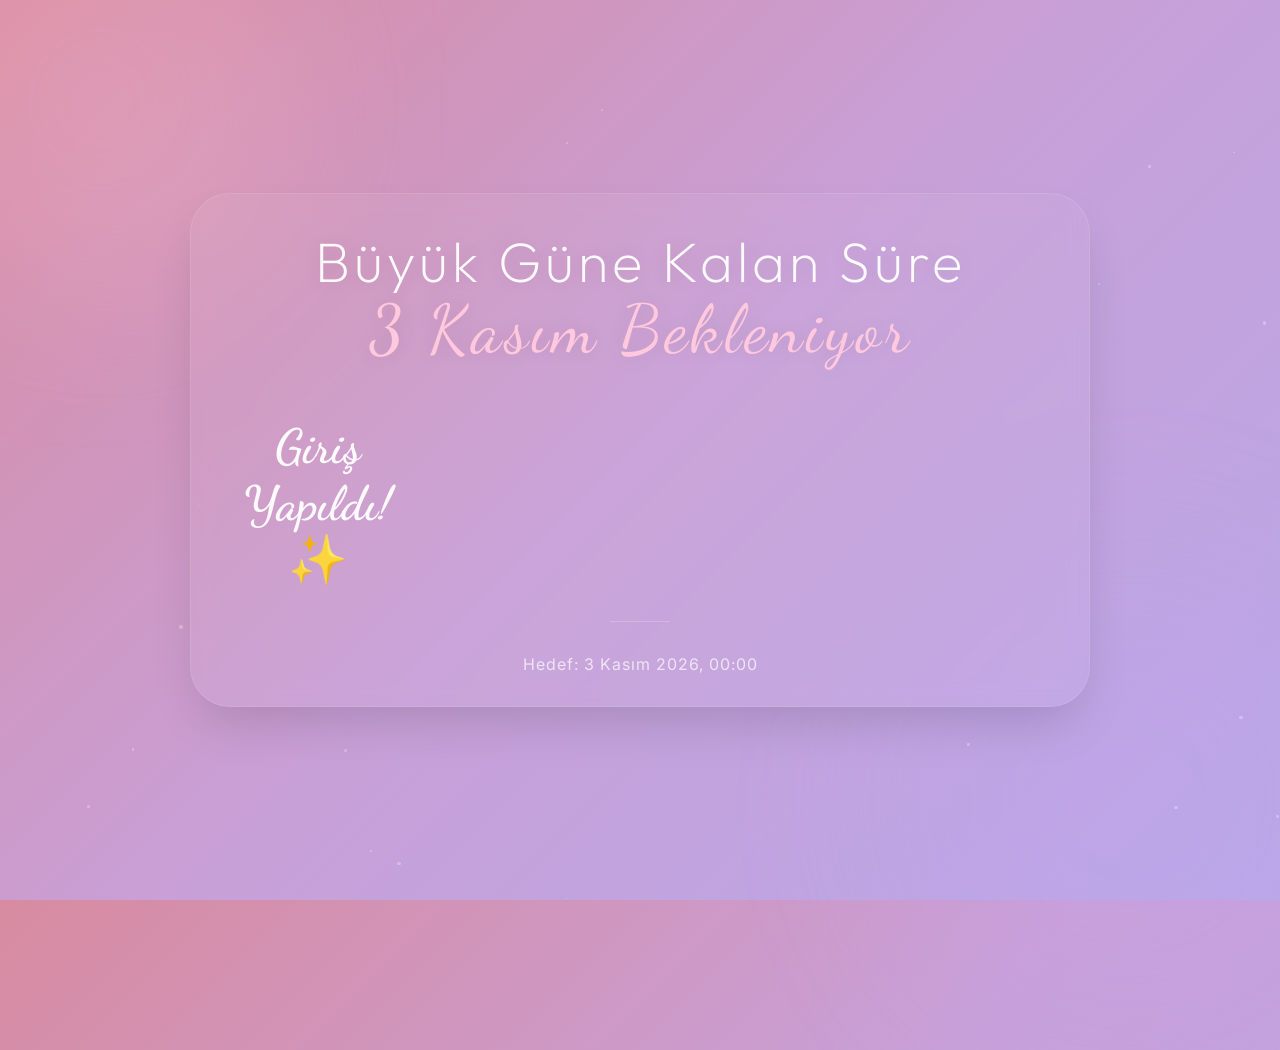
<file: dümendenvizeprogramı.html>
<!DOCTYPE html>
<html lang="tr">

<head>
    <meta charset="UTF-8">
    <meta name="viewport" content="width=device-width, initial-scale=1.0">
    <title>Geri Sayım </title>
    <!-- Google Fonts -->
    <link rel="preconnect" href="https://fonts.googleapis.com">
    <link rel="preconnect" href="https://fonts.gstatic.com" crossorigin>
    <link
        href="https://fonts.googleapis.com/css2?family=Dancing+Script:wght@700&family=Inter:wght@300;400;600&family=Outfit:wght@200;300;500;700&display=swap"
        rel="stylesheet">
    <style>
        :root {
            --r3-top: #D88BA0;
            --r3-mid: #C8A0D8;
            --r3-bot: #B8A8E8;
            --text-primary: rgba(255, 255, 255, 0.95);
            --text-secondary: rgba(255, 255, 255, 0.7);
            --text-accent: #FFC8DC;
            --font-display: 'Outfit', sans-serif;
            --font-body: 'Inter', sans-serif;
            --font-script: 'Dancing Script', cursive;
        }

        * {
            margin: 0;
            padding: 0;
            box-sizing: border-box;
        }

        body {
            font-family: var(--font-body);
            background: linear-gradient(135deg, var(--r3-top), var(--r3-mid), var(--r3-bot));
            min-height: 100vh;
            display: flex;
            flex-direction: column;
            align-items: center;
            justify-content: center;
            color: var(--text-primary);
            overflow: hidden;
            position: relative;
        }

        /* Animated background elements */
        .orb {
            position: absolute;
            border-radius: 50%;
            filter: blur(80px);
            z-index: 0;
            opacity: 0.5;
            animation: float 20s infinite alternate ease-in-out;
        }

        .orb-1 {
            width: 400px;
            height: 400px;
            background: rgba(255, 200, 220, 0.4);
            top: -100px;
            left: -100px;
        }

        .orb-2 {
            width: 500px;
            height: 500px;
            background: rgba(200, 160, 240, 0.3);
            bottom: -150px;
            right: -100px;
            animation-delay: -5s;
        }

        @keyframes float {
            0% {
                transform: translate(0, 0) scale(1);
            }

            100% {
                transform: translate(50px, 100px) scale(1.1);
            }
        }

        .container {
            position: relative;
            z-index: 10;
            text-align: center;
            padding: 2rem;
            backdrop-filter: blur(10px);
            background: rgba(255, 255, 255, 0.05);
            border-radius: 40px;
            border: 1px solid rgba(255, 255, 255, 0.1);
            box-shadow: 0 25px 50px -12px rgba(0, 0, 0, 0.15);
            max-width: 900px;
            width: 90%;
        }

        h1 {
            font-family: var(--font-display);
            font-size: clamp(2rem, 5vw, 3.5rem);
            font-weight: 200;
            letter-spacing: 4px;
            margin-bottom: 1rem;
            text-shadow: 0 0 20px rgba(0, 0, 0, 0.1);
        }

        .highlight {
            font-family: var(--font-script);
            color: var(--text-accent);
            font-size: 1.2em;
            display: block;
            margin-top: -0.5rem;
        }

        .countdown {
            display: grid;
            grid-template-columns: repeat(4, 1fr);
            gap: 1.5rem;
            margin-top: 3rem;
        }

        .time-box {
            display: flex;
            flex-direction: column;
            align-items: center;
            gap: 0.5rem;
        }

        .number {
            font-family: var(--font-display);
            font-size: clamp(2.5rem, 8vw, 5rem);
            font-weight: 700;
            background: linear-gradient(to bottom, #fff, #eee);
            -webkit-background-clip: text;
            -webkit-text-fill-color: transparent;
            line-height: 1;
        }

        .label {
            font-family: var(--font-display);
            font-size: 0.8rem;
            text-transform: uppercase;
            letter-spacing: 3px;
            color: var(--text-secondary);
            font-weight: 500;
        }

        .divider {
            height: 1px;
            width: 60px;
            background: rgba(255, 255, 255, 0.2);
            margin: 2rem auto;
        }

        .target-date {
            font-size: 1rem;
            color: var(--text-secondary);
            letter-spacing: 1px;
        }

        @media (max-width: 600px) {
            .countdown {
                grid-template-columns: repeat(2, 1fr);
                gap: 2rem;
            }

            .container {
                padding: 1.5rem;
            }
        }

        /* Floating particles */
        .particle {
            position: absolute;
            background: white;
            border-radius: 50%;
            pointer-events: none;
            opacity: 0.3;
        }
    </style>
</head>

<body>
    <div class="orb orb-1"></div>
    <div class="orb orb-2"></div>

    <div class="container">
        <h1>Büyük Güne Kalan Süre <span class="highlight">3 Kasım Bekleniyor</span></h1>

        <div class="countdown">
            <div class="time-box">
                <span id="days" class="number">00</span>
                <span class="label">Gün</span>
            </div>
            <div class="time-box">
                <span id="hours" class="number">00</span>
                <span class="label">Saat</span>
            </div>
            <div class="time-box">
                <span id="minutes" class="number">00</span>
                <span class="label">Dakika</span>
            </div>
            <div class="time-box">
                <span id="seconds" class="number">00</span>
                <span class="label">Saniye</span>
            </div>
        </div>

        <div class="divider"></div>
        <p class="target-date">Hedef: 3 Kasım 2026, 00:00</p>
    </div>

    <script>
        // Hedef tarih: 3 Kasım 2026, 00:00:00
        const targetDate = new Date('November 3, 2026 00:00:00').getTime();

        function updateCountdown() {
            const now = new Date().getTime();
            const difference = targetDate - now;

            if (difference < 0) {
                document.querySelector('.countdown').innerHTML = "<h2 style='font-family: var(--font-script); font-size: 3rem;'>Giriş Yapıldı! ✨</h2>";
                return;
            }

            const days = Math.floor(difference / (1000 * 60 * 60 * 24));
            const hours = Math.floor((difference % (1000 * 60 * 60 * 24)) / (1000 * 60 * 60));
            const minutes = Math.floor((difference % (1000 * 60 * 60)) / (1000 * 60));
            const seconds = Math.floor((difference % (1000 * 60)) / 1000);

            document.getElementById('days').innerText = days.toString().padStart(2, '0');
            document.getElementById('hours').innerText = hours.toString().padStart(2, '0');
            document.getElementById('minutes').innerText = minutes.toString().padStart(2, '0');
            document.getElementById('seconds').innerText = seconds.toString().padStart(2, '0');
        }

        // İlk güncelleme
        updateCountdown();
        // Her saniye güncelle
        setInterval(updateCountdown, 1000);

        // Arka plan parçacıkları oluştur
        function createParticles() {
            for (let i = 0; i < 30; i++) {
                const particle = document.createElement('div');
                particle.className = 'particle';
                const size = Math.random() * 3 + 1 + 'px';
                particle.style.width = size;
                particle.style.height = size;
                particle.style.left = Math.random() * 100 + 'vw';
                particle.style.top = Math.random() * 100 + 'vh';
                particle.style.animation = `float ${Math.random() * 10 + 10}s infinite linear`;
                document.body.appendChild(particle);
            }
        }
        createParticles();
    </script>
</body>

</html>
</file>
<file: style.css>
/* ============================================
   Canan'ın Evreni — Style System
   A dreamy scroll-telling experience
   ============================================ */

/* ── Google Fonts are loaded in HTML ── */

/* ============================================
   CSS Custom Properties (Design Tokens)
   ============================================ */
:root {
    /* Realm Gradients */
    --r1-top: #0B0B2B;
    --r1-mid: #15103D;
    --r1-bot: #1E1545;
    
    --r2-top: #2E1858;
    --r2-mid: #6B2E68;
    --r2-bot: #D46A82;
    
    --r3-top: #D88BA0;
    --r3-mid: #C8A0D8;
    --r3-bot: #B8A8E8;
    
    --r4-top: #C8AAE0;
    --r4-mid: #D0B8D8;
    --r4-bot: #A8C8B8;
    
    --r5-top: #122840;
    --r5-mid: #183050;
    --r5-bot: #0E1830;
    
    --r6-top: #1A1240;
    --r6-mid: #2A1B55;
    --r6-bot: #4A3878;
    
    --r7-top: #8B4570;
    --r7-mid: #D88898;
    --r7-bot: #E8C080;

    /* Text colors */
    --text-primary: rgba(245, 238, 255, 0.95);
    --text-secondary: rgba(235, 225, 250, 0.7);
    --text-accent: rgba(255, 200, 220, 0.9);

    /* Typography */
    --font-display: 'Outfit', sans-serif;
    --font-body: 'Inter', sans-serif;
    --font-script: 'Dancing Script', cursive;

    /* Spacing */
    --section-padding: 2rem;
}

/* ============================================
   Reset & Base
   ============================================ */
*, *::before, *::after {
    margin: 0;
    padding: 0;
    box-sizing: border-box;
}

html {
    scroll-behavior: smooth;
    overflow-x: hidden;
    -webkit-font-smoothing: antialiased;
    -moz-osx-font-smoothing: grayscale;
}

body {
    font-family: var(--font-body);
    background: var(--r1-top);
    color: var(--text-primary);
    overflow-x: hidden;
    cursor: default;
}

main {
    position: relative;
    z-index: 1;
}

body.locked {
    overflow: hidden !important;
}

/* ============================================
   Welcome Screen
   ============================================ */
.welcome-screen {
    position: fixed;
    top: 0;
    left: 0;
    width: 100%;
    min-height: 100vh;
    min-height: 100dvh;
    background: var(--r1-top);
    z-index: 9999;
    display: flex;
    flex-direction: column;
    align-items: center;
    justify-content: center;
    gap: 20px;
    opacity: 0;
    pointer-events: none;
    transition: opacity 1s ease;
}

.welcome-screen.active {
    opacity: 1;
    pointer-events: auto;
}

.welcome-screen h2 {
    font-family: var(--font-display);
    font-size: clamp(2rem, 8vw, 3rem);
    color: var(--text-primary);
    text-align: center;
}

.welcome-screen p {
    font-family: var(--font-body);
    font-size: clamp(0.9rem, 4vw, 1.2rem);
    color: var(--text-secondary);
    text-align: center;
    max-width: 80%;
}

#welcome-form {
    display: flex;
    flex-direction: column;
    align-items: center;
    gap: 16px;
    margin-top: 10px;
}

#welcome-name {
    padding: 12px 24px;
    border-radius: 24px;
    border: 1px solid rgba(255,255,255,0.2);
    background: rgba(255,255,255,0.05);
    color: white;
    font-family: var(--font-body);
    font-size: 1.1rem;
    text-align: center;
    outline: none;
    transition: all 0.3s ease;
    width: 250px;
}

#welcome-name:focus {
    border-color: rgba(240,170,200,0.6);
    background: rgba(255,255,255,0.1);
}

#welcome-name::placeholder {
    color: rgba(255,255,255,0.3);
}

#welcome-form button {
    padding: 12px 30px;
    border-radius: 24px;
    border: 1px solid rgba(240,170,200,0.3);
    background: rgba(240,170,200,0.1);
    color: rgba(240,170,200,0.9);
    font-family: var(--font-display);
    cursor: pointer;
    font-size: 1rem;
    transition: all 0.2s ease;
    width: 150px;
}

#welcome-form button:hover {
    background: rgba(240,170,200,0.2);
    transform: scale(1.05);
}

/* ============================================
   Progress Bar
   ============================================ */
#progress-bar {
    position: fixed;
    top: 0;
    left: 0;
    height: 3px;
    width: 0%;
    background: linear-gradient(90deg, 
        rgba(240,170,200,0.8), 
        rgba(200,160,240,0.9), 
        rgba(240,200,160,0.8)
    );
    z-index: 1000;
    transition: width 0.1s linear;
    box-shadow: 0 0 12px rgba(220,170,230,0.5);
}

/* ============================================
   Particle Canvas
   ============================================ */
#particles {
    position: fixed;
    top: 0;
    left: 0;
    width: 100%;
    height: 100%;
    z-index: 2;
    pointer-events: none;
}

/* ============================================
   Sound Toggle
   ============================================ */
.sound-btn {
    position: fixed;
    top: 20px;
    right: 20px;
    z-index: 100;
    width: 40px;
    height: 40px;
    border-radius: 50%;
    border: 1px solid rgba(255,255,255,0.15);
    background: rgba(255,255,255,0.05);
    backdrop-filter: blur(10px);
    -webkit-backdrop-filter: blur(10px);
    color: rgba(255,255,255,0.6);
    cursor: pointer;
    display: flex;
    align-items: center;
    justify-content: center;
    transition: all 0.3s ease;
    opacity: 0;
    pointer-events: none;
}

.sound-btn:hover {
    background: rgba(255,255,255,0.1);
    color: rgba(255,255,255,0.9);
    border-color: rgba(255,255,255,0.25);
}

/* ============================================
   Scroll Indicator
   ============================================ */
#scroll-indicator {
    position: fixed;
    bottom: 40px;
    left: 50%;
    transform: translateX(-50%);
    z-index: 50;
    display: flex;
    flex-direction: column;
    align-items: center;
    gap: 8px;
    opacity: 1;
    transition: opacity 0.6s ease;
    pointer-events: none;
}

#scroll-indicator.hidden {
    opacity: 0;
}

#scroll-indicator span {
    font-family: var(--font-display);
    font-size: 0.75rem;
    font-weight: 300;
    letter-spacing: 3px;
    text-transform: uppercase;
    color: rgba(255,255,255,0.5);
}

#scroll-indicator svg {
    color: rgba(255,255,255,0.4);
    animation: scrollBounce 2s ease-in-out infinite;
}

@keyframes scrollBounce {
    0%, 100% { transform: translateY(0); }
    50% { transform: translateY(8px); }
}

/* ============================================
   Realm Sections (Base)
   ============================================ */
.realm {
    position: relative;
    min-height: 100vh;
    min-height: 100dvh;
    width: 100%;
    overflow: hidden;
    display: flex;
    align-items: center;
    justify-content: center;
}

.realm__layer {
    position: absolute;
    top: 0;
    left: 0;
    width: 100%;
    height: 100%;
    will-change: transform;
    pointer-events: none;
}

.realm__layer .scenery {
    position: absolute;
    bottom: 0;
    left: 0;
    width: 100%;
    height: 60%;
}

.realm__layer .scenery--mountains-far,
.realm__layer .scenery--mountains-near {
    height: 55%;
}

.realm__layer .scenery--ground {
    height: 50%;
}

/* ============================================
   Realm Content (Text)
   ============================================ */
.realm__content {
    position: relative;
    z-index: 10;
    text-align: center;
    padding: var(--section-padding);
    max-width: 800px;
}

.realm__content--center {
    display: flex;
    flex-direction: column;
    align-items: center;
    gap: 16px;
}

.realm__content--final {
    display: flex;
    flex-direction: column;
    align-items: center;
    gap: 24px;
}

.realm__subtitle {
    font-family: var(--font-display);
    font-size: 0.85rem;
    font-weight: 200;
    letter-spacing: 6px;
    text-transform: uppercase;
    color: rgba(255,255,255,0.5);
    margin-bottom: 8px;
}

.realm__title {
    font-family: var(--font-display);
    font-size: clamp(1.5rem, 5vw, 2.8rem);
    font-weight: 300;
    letter-spacing: 2px;
    color: var(--text-primary);
    line-height: 1.3;
}

.realm__title--hero {
    font-size: clamp(2.5rem, 8vw, 5rem);
    font-weight: 200;
    letter-spacing: 4px;
    line-height: 1.15;
}

.realm__title--hero .title-line {
    display: block;
}

.realm__title--hero .title-line--accent {
    font-family: var(--font-script);
    font-weight: 600;
    font-size: 1.2em;
    color: var(--text-accent);
    letter-spacing: 2px;
    text-shadow: 0 0 40px rgba(240,170,200,0.3);
}

.realm__title--name {
    font-size: clamp(3rem, 10vw, 6rem);
    font-weight: 200;
}

.realm__title--name .name-glow {
    font-family: var(--font-script);
    font-weight: 700;
    background: linear-gradient(135deg, 
        rgba(255,200,220,1), 
        rgba(240,170,210,1), 
        rgba(255,220,200,1)
    );
    -webkit-background-clip: text;
    -webkit-text-fill-color: transparent;
    background-clip: text;
    filter: drop-shadow(0 0 30px rgba(240,170,200,0.4));
    animation: nameGlow 3s ease-in-out infinite alternate;
}

@keyframes nameGlow {
    0% { filter: drop-shadow(0 0 20px rgba(240,170,200,0.3)); }
    100% { filter: drop-shadow(0 0 40px rgba(240,170,200,0.6)); }
}

.realm__tagline {
    font-family: var(--font-display);
    font-size: clamp(0.85rem, 2vw, 1.1rem);
    font-weight: 200;
    letter-spacing: 4px;
    color: rgba(255,255,255,0.45);
    margin-top: 8px;
}

.realm__text {
    font-family: var(--font-display);
    font-size: clamp(0.9rem, 2vw, 1.15rem);
    font-weight: 300;
    color: var(--text-secondary);
    line-height: 1.6;
    letter-spacing: 1px;
}

.realm__text--final {
    color: var(--text-primary);
    font-size: clamp(1rem, 2.5vw, 1.3rem);
}

.realm__text--small {
    font-size: clamp(0.85rem, 2vw, 1rem);
    color: var(--text-secondary);
}

.final-message {
    display: flex;
    flex-direction: column;
    gap: 10px;
    align-items: center;
}

.final-heart {
    margin-top: 16px;
}

.final-heart svg {
    animation: heartBeat 1.5s ease-in-out infinite;
}

@keyframes heartBeat {
    0%, 100% { transform: scale(1); }
    15% { transform: scale(1.15); }
    30% { transform: scale(1); }
    45% { transform: scale(1.1); }
    60% { transform: scale(1); }
}

.realm__footer {
    font-family: var(--font-script);
    font-size: clamp(1.2rem, 3vw, 1.8rem);
    color: var(--text-accent);
    letter-spacing: 2px;
    margin-top: 24px;
    opacity: 0.8;
}

/* ============================================
   Text Reveal Animation
   ============================================ */
.reveal {
    opacity: 0;
    transform: translateY(30px);
    transition: opacity 0.8s ease, transform 0.8s ease;
}

.reveal.visible {
    opacity: 1;
    transform: translateY(0);
}

/* ============================================
   REALM 1: Yıldızlı Gece (Starry Night)
   ============================================ */
.realm--night {
    background: linear-gradient(180deg, 
        var(--r1-top) 0%, 
        var(--r1-mid) 40%, 
        var(--r1-bot) 100%
    );
}

/* Star layers using CSS */
.stars-layer {
    position: absolute;
    top: 0;
    left: 0;
    width: 100%;
    height: 100%;
    pointer-events: none;
}

.stars-layer--1 {
    background-image: 
        radial-gradient(2px 2px at 10% 15%, rgba(255,255,255,0.8) 50%, transparent 100%),
        radial-gradient(1.5px 1.5px at 25% 35%, rgba(255,255,255,0.6) 50%, transparent 100%),
        radial-gradient(2px 2px at 40% 8%, rgba(255,255,255,0.7) 50%, transparent 100%),
        radial-gradient(1px 1px at 55% 25%, rgba(255,255,255,0.5) 50%, transparent 100%),
        radial-gradient(2.5px 2.5px at 70% 12%, rgba(240,200,255,0.8) 50%, transparent 100%),
        radial-gradient(1.5px 1.5px at 85% 30%, rgba(255,255,255,0.6) 50%, transparent 100%),
        radial-gradient(1px 1px at 15% 55%, rgba(255,255,255,0.4) 50%, transparent 100%),
        radial-gradient(2px 2px at 35% 48%, rgba(255,230,240,0.7) 50%, transparent 100%),
        radial-gradient(1.5px 1.5px at 60% 42%, rgba(255,255,255,0.5) 50%, transparent 100%),
        radial-gradient(1px 1px at 78% 52%, rgba(255,255,255,0.4) 50%, transparent 100%),
        radial-gradient(2px 2px at 92% 18%, rgba(255,255,255,0.6) 50%, transparent 100%),
        radial-gradient(1px 1px at 5% 40%, rgba(255,255,255,0.3) 50%, transparent 100%);
    animation: twinkle1 4s ease-in-out infinite alternate;
}

.stars-layer--2 {
    background-image: 
        radial-gradient(1.5px 1.5px at 8% 22%, rgba(255,255,255,0.5) 50%, transparent 100%),
        radial-gradient(2px 2px at 20% 45%, rgba(240,200,255,0.6) 50%, transparent 100%),
        radial-gradient(1px 1px at 33% 18%, rgba(255,255,255,0.4) 50%, transparent 100%),
        radial-gradient(2px 2px at 48% 38%, rgba(255,255,255,0.7) 50%, transparent 100%),
        radial-gradient(1.5px 1.5px at 62% 28%, rgba(255,220,240,0.6) 50%, transparent 100%),
        radial-gradient(1px 1px at 75% 45%, rgba(255,255,255,0.4) 50%, transparent 100%),
        radial-gradient(2px 2px at 88% 22%, rgba(255,255,255,0.5) 50%, transparent 100%),
        radial-gradient(1.5px 1.5px at 95% 40%, rgba(240,200,255,0.5) 50%, transparent 100%),
        radial-gradient(1px 1px at 42% 55%, rgba(255,255,255,0.3) 50%, transparent 100%),
        radial-gradient(2px 2px at 52% 15%, rgba(255,230,250,0.6) 50%, transparent 100%);
    animation: twinkle2 5s ease-in-out infinite alternate;
}

.stars-layer--3 {
    background-image: 
        radial-gradient(1px 1px at 12% 32%, rgba(255,255,255,0.3) 50%, transparent 100%),
        radial-gradient(1.5px 1.5px at 28% 12%, rgba(255,255,255,0.4) 50%, transparent 100%),
        radial-gradient(1px 1px at 45% 28%, rgba(255,255,255,0.3) 50%, transparent 100%),
        radial-gradient(1.5px 1.5px at 58% 48%, rgba(240,200,255,0.4) 50%, transparent 100%),
        radial-gradient(1px 1px at 72% 35%, rgba(255,255,255,0.3) 50%, transparent 100%),
        radial-gradient(1.5px 1.5px at 82% 15%, rgba(255,255,255,0.4) 50%, transparent 100%),
        radial-gradient(1px 1px at 90% 48%, rgba(255,255,255,0.3) 50%, transparent 100%),
        radial-gradient(1px 1px at 3% 50%, rgba(255,255,255,0.3) 50%, transparent 100%);
    animation: twinkle3 6s ease-in-out infinite alternate;
}

@keyframes twinkle1 {
    0% { opacity: 0.6; }
    100% { opacity: 1; }
}

@keyframes twinkle2 {
    0% { opacity: 1; }
    100% { opacity: 0.5; }
}

@keyframes twinkle3 {
    0% { opacity: 0.4; }
    100% { opacity: 0.9; }
}

/* Shooting star */
.shooting-star {
    position: absolute;
    top: 15%;
    left: 70%;
    width: 3px;
    height: 3px;
    background: white;
    border-radius: 50%;
    box-shadow: 
        0 0 6px 2px rgba(255,255,255,0.6),
        0 0 12px 4px rgba(200,180,255,0.3);
    opacity: 0;
    animation: shootingStar 8s ease-in-out infinite;
}

.shooting-star--2 {
    top: 25%;
    left: 30%;
    animation-delay: 5s;
    animation-duration: 10s;
}

@keyframes shootingStar {
    0% { opacity: 0; transform: translate(0, 0) rotate(-35deg); }
    2% { opacity: 1; }
    5% { opacity: 1; transform: translate(-200px, 120px) rotate(-35deg); }
    6% { opacity: 0; }
    100% { opacity: 0; }
}

.shooting-star::after {
    content: '';
    position: absolute;
    top: 50%;
    right: 100%;
    width: 60px;
    height: 1.5px;
    background: linear-gradient(90deg, transparent, rgba(255,255,255,0.6));
    transform: translateY(-50%);
}

/* Character positioning in Realm 1 */
.realm--night .character-layer {
    display: flex;
    align-items: flex-end;
    justify-content: center;
    padding-bottom: 18%;
}

.realm--night .character--standing {
    animation: characterFloat 4s ease-in-out infinite;
    filter: drop-shadow(0 0 8px rgba(100,80,150,0.3));
}

@keyframes characterFloat {
    0%, 100% { transform: translateY(0); }
    50% { transform: translateY(-4px); }
}

/* ============================================
   REALM 2: Şafak Tepeleri (Dawn Hills)
   ============================================ */
.realm--dawn {
    background: linear-gradient(180deg, 
        var(--r2-top) 0%, 
        var(--r2-mid) 45%, 
        var(--r2-bot) 100%
    );
}

/* Sun */
.sun-container {
    display: flex;
    align-items: center;
    justify-content: center;
}

.sun {
    position: absolute;
    top: 30%;
    left: 50%;
    transform: translateX(-50%);
    width: 80px;
    height: 80px;
    border-radius: 50%;
    background: radial-gradient(circle, 
        rgba(255,220,180,0.9) 0%, 
        rgba(255,180,140,0.6) 40%, 
        rgba(255,150,120,0.2) 70%, 
        transparent 100%
    );
}

.sun-glow {
    position: absolute;
    top: 25%;
    left: 50%;
    transform: translateX(-50%);
    width: 250px;
    height: 250px;
    border-radius: 50%;
    background: radial-gradient(circle, 
        rgba(255,200,160,0.15) 0%, 
        rgba(255,160,120,0.05) 50%, 
        transparent 100%
    );
    animation: sunPulse 4s ease-in-out infinite alternate;
}

@keyframes sunPulse {
    0% { transform: translateX(-50%) scale(1); opacity: 0.8; }
    100% { transform: translateX(-50%) scale(1.15); opacity: 1; }
}

/* Hills scenery */
.realm--dawn .scenery--hills-far { height: 65%; }
.realm--dawn .scenery--hills-mid { height: 60%; }
.realm--dawn .scenery--hills-near { height: 55%; }

/* Character running */
.realm--dawn .character-layer {
    display: flex;
    align-items: flex-end;
    justify-content: center;
    padding-bottom: 22%;
    padding-left: 10%;
}

.realm--dawn .character--running {
    animation: characterRun 0.6s ease-in-out infinite alternate;
}

@keyframes characterRun {
    0% { transform: translateY(0) rotate(-2deg); }
    100% { transform: translateY(-3px) rotate(2deg); }
}

/* Birds */
.realm--dawn .birds {
    position: absolute;
    top: 22%;
    right: 15%;
    animation: birdsFloat 6s ease-in-out infinite;
}

@keyframes birdsFloat {
    0%, 100% { transform: translate(0, 0); }
    25% { transform: translate(10px, -5px); }
    50% { transform: translate(20px, 2px); }
    75% { transform: translate(10px, -3px); }
}

/* ============================================
   REALM 3: Bulut Krallığı (Cloud Kingdom)
   ============================================ */
.realm--clouds {
    background: linear-gradient(180deg, 
        var(--r3-top) 0%, 
        var(--r3-mid) 50%, 
        var(--r3-bot) 100%
    );
}

/* Clouds */
.cloud {
    position: absolute;
    animation: cloudFloat 8s ease-in-out infinite;
}

.cloud--1 {
    top: 15%;
    left: 5%;
    animation-duration: 10s;
}

.cloud--2 {
    top: 35%;
    right: 10%;
    animation-delay: 2s;
    animation-duration: 8s;
}

.cloud--3 {
    top: 55%;
    left: 15%;
    animation-delay: 4s;
    animation-duration: 12s;
}

@keyframes cloudFloat {
    0%, 100% { transform: translateX(0) translateY(0); }
    25% { transform: translateX(15px) translateY(-5px); }
    50% { transform: translateX(25px) translateY(3px); }
    75% { transform: translateX(10px) translateY(-8px); }
}

/* Floating islands */
.floating-island {
    display: flex;
    align-items: center;
    justify-content: center;
}

.floating-island svg {
    position: absolute;
    top: 30%;
    right: 15%;
    animation: islandFloat 6s ease-in-out infinite;
}

.floating-island--2 svg {
    top: 55%;
    left: 10%;
    right: auto;
    animation-delay: 3s;
    animation-duration: 7s;
}

@keyframes islandFloat {
    0%, 100% { transform: translateY(0); }
    50% { transform: translateY(-12px); }
}

/* Character on clouds */
.realm--clouds .character-layer {
    display: flex;
    align-items: center;
    justify-content: center;
    padding-top: 5%;
}

.realm--clouds .character--wonder {
    animation: characterWonder 3s ease-in-out infinite;
}

@keyframes characterWonder {
    0%, 100% { transform: translateY(0) rotate(0deg); }
    50% { transform: translateY(-8px) rotate(2deg); }
}

/* ============================================
   REALM 4: Çiçek Vadisi (Flower Valley)
   ============================================ */
.realm--flowers {
    background: linear-gradient(180deg, 
        var(--r4-top) 0%, 
        var(--r4-mid) 50%, 
        var(--r4-bot) 100%
    );
}

.realm--flowers .scenery--meadow-far { height: 55%; }
.realm--flowers .scenery--meadow-mid { height: 50%; }
.realm--flowers .scenery--flower-field { height: 48%; }

/* Flower sway animation */
.flowers-group line {
    animation: flowerSway 3s ease-in-out infinite;
    transform-origin: bottom center;
}

.flowers-group line:nth-child(3n) { animation-delay: 0.5s; }
.flowers-group line:nth-child(3n+1) { animation-delay: 1s; }
.flowers-group line:nth-child(3n+2) { animation-delay: 1.5s; }

@keyframes flowerSway {
    0%, 100% { transform: rotate(0deg); }
    25% { transform: rotate(2deg); }
    75% { transform: rotate(-2deg); }
}

/* Butterflies */
.realm--flowers .butterflies {
    position: absolute;
    top: 25%;
    left: 20%;
}

.butterfly {
    animation: butterflyFly 4s ease-in-out infinite;
}

.butterfly--2 {
    animation-delay: 1.5s;
    animation-duration: 5s;
}

.butterfly--3 {
    animation-delay: 3s;
    animation-duration: 4.5s;
}

@keyframes butterflyFly {
    0%, 100% { transform: translate(0, 0) rotate(0deg); }
    25% { transform: translate(15px, -10px) rotate(5deg); }
    50% { transform: translate(30px, 5px) rotate(-3deg); }
    75% { transform: translate(15px, -8px) rotate(4deg); }
}

/* Character walking */
.realm--flowers .character-layer {
    display: flex;
    align-items: flex-end;
    justify-content: center;
    padding-bottom: 22%;
    padding-right: 5%;
}

.realm--flowers .character--walking {
    animation: characterWalk 2s ease-in-out infinite;
}

@keyframes characterWalk {
    0%, 100% { transform: translateY(0); }
    50% { transform: translateY(-3px); }
}

/* ============================================
   REALM 5: Yıldız Okyanusu (Star Ocean)
   ============================================ */
.realm--ocean {
    background: linear-gradient(180deg, 
        var(--r5-top) 0%, 
        var(--r5-mid) 40%, 
        var(--r5-bot) 100%
    );
}

/* Ocean moon */
.ocean-moon {
    position: absolute;
    top: 12%;
    right: 20%;
}

.ocean-moon__body {
    width: 50px;
    height: 50px;
    border-radius: 50%;
    background: radial-gradient(circle at 35% 35%, 
        rgba(230,220,245,0.95) 0%, 
        rgba(200,190,225,0.8) 50%, 
        rgba(180,170,210,0.6) 100%
    );
}

.ocean-moon__glow {
    position: absolute;
    top: 50%;
    left: 50%;
    transform: translate(-50%, -50%);
    width: 150px;
    height: 150px;
    border-radius: 50%;
    background: radial-gradient(circle, 
        rgba(200,190,230,0.15) 0%, 
        rgba(180,170,220,0.05) 50%, 
        transparent 100%
    );
    animation: moonGlow 4s ease-in-out infinite alternate;
}

@keyframes moonGlow {
    0% { opacity: 0.6; transform: translate(-50%, -50%) scale(1); }
    100% { opacity: 1; transform: translate(-50%, -50%) scale(1.1); }
}

/* Waves */
.realm--ocean .scenery--waves { height: 55%; }

.wave {
    animation-timing-function: ease-in-out;
    animation-iteration-count: infinite;
}

.wave--1 { animation: waveMove1 6s ease-in-out infinite; }
.wave--2 { animation: waveMove2 5s ease-in-out infinite; }
.wave--3 { animation: waveMove3 7s ease-in-out infinite; }

@keyframes waveMove1 {
    0%, 100% { transform: translateX(0); }
    50% { transform: translateX(-15px); }
}

@keyframes waveMove2 {
    0%, 100% { transform: translateX(0); }
    50% { transform: translateX(12px); }
}

@keyframes waveMove3 {
    0%, 100% { transform: translateX(0); }
    50% { transform: translateX(-10px); }
}

/* Character + boat */
.realm--ocean .character-layer {
    display: flex;
    align-items: center;
    justify-content: center;
    padding-top: 15%;
}

.realm--ocean .character--boat {
    animation: boatRock 4s ease-in-out infinite;
}

@keyframes boatRock {
    0%, 100% { transform: translateY(0) rotate(0deg); }
    25% { transform: translateY(-3px) rotate(1.5deg); }
    50% { transform: translateY(2px) rotate(-1deg); }
    75% { transform: translateY(-2px) rotate(1deg); }
}

/* ============================================
   REALM 6: Ay Bahçesi (Moon Garden)
   ============================================ */
.realm--garden {
    background: linear-gradient(180deg, 
        var(--r6-top) 0%, 
        var(--r6-mid) 45%, 
        var(--r6-bot) 100%
    );
}

/* Garden moon */
.garden-moon {
    position: absolute;
    top: 8%;
    right: 18%;
}

.garden-moon__body {
    width: 100px;
    height: 100px;
    border-radius: 50%;
    background: radial-gradient(circle at 40% 35%, 
        rgba(240,235,255,0.95) 0%, 
        rgba(220,210,245,0.85) 40%, 
        rgba(200,190,230,0.6) 100%
    );
    position: relative;
    overflow: hidden;
}

.garden-moon__body .moon-surface {
    width: 100%;
    height: 100%;
}

.garden-moon__glow {
    position: absolute;
    top: 50%;
    left: 50%;
    transform: translate(-50%, -50%);
    width: 300px;
    height: 300px;
    border-radius: 50%;
    background: radial-gradient(circle, 
        rgba(220,210,245,0.12) 0%, 
        rgba(200,190,235,0.05) 40%, 
        transparent 100%
    );
    animation: gardenMoonGlow 5s ease-in-out infinite alternate;
}

@keyframes gardenMoonGlow {
    0% { opacity: 0.5; transform: translate(-50%, -50%) scale(1); }
    100% { opacity: 1; transform: translate(-50%, -50%) scale(1.08); }
}

/* Trees */
.realm--garden .scenery--trees {
    height: 70%;
}

/* Lanterns */
.lanterns {
    position: absolute;
    top: 0;
    left: 0;
    width: 100%;
    height: 100%;
}

.lantern {
    position: absolute;
    animation: lanternFloat 5s ease-in-out infinite;
}

.lantern--1 {
    top: 25%;
    left: 25%;
    animation-duration: 6s;
}

.lantern--2 {
    top: 18%;
    left: 55%;
    animation-delay: 1.5s;
    animation-duration: 7s;
}

.lantern--3 {
    top: 35%;
    right: 20%;
    animation-delay: 3s;
    animation-duration: 5.5s;
}

.lantern--4 {
    top: 28%;
    left: 40%;
    animation-delay: 2s;
    animation-duration: 8s;
}

@keyframes lanternFloat {
    0%, 100% { transform: translateY(0) rotate(0deg); }
    25% { transform: translateY(-10px) rotate(2deg); }
    50% { transform: translateY(-5px) rotate(-1deg); }
    75% { transform: translateY(-12px) rotate(1.5deg); }
}

/* Garden ground */
.realm--garden .scenery--garden-ground { height: 45%; }

/* Character with lantern */
.realm--garden .character-layer {
    display: flex;
    align-items: flex-end;
    justify-content: center;
    padding-bottom: 18%;
}

.realm--garden .character--lantern {
    animation: characterGlow 3s ease-in-out infinite;
    filter: drop-shadow(0 0 15px rgba(255,200,130,0.15));
}

@keyframes characterGlow {
    0%, 100% { 
        transform: translateY(0); 
        filter: drop-shadow(0 0 15px rgba(255,200,130,0.15));
    }
    50% { 
        transform: translateY(-3px); 
        filter: drop-shadow(0 0 25px rgba(255,200,130,0.25));
    }
}

/* ============================================
   REALM 7: Sonsuza Dek (Forever)
   ============================================ */
.realm--forever {
    background: linear-gradient(180deg, 
        var(--r7-top) 0%, 
        var(--r7-mid) 50%, 
        var(--r7-bot) 100%
    );
    min-height: 100vh;
    padding-bottom: 80px;
}

.forever-glow {
    position: absolute;
    top: -20%;
    left: 50%;
    transform: translateX(-50%);
    width: 600px;
    height: 600px;
    border-radius: 50%;
    background: radial-gradient(circle, 
        rgba(255,200,170,0.15) 0%, 
        rgba(255,180,150,0.05) 50%, 
        transparent 100%
    );
    animation: foreverPulse 5s ease-in-out infinite alternate;
}

@keyframes foreverPulse {
    0% { opacity: 0.6; transform: translateX(-50%) scale(1); }
    100% { opacity: 1; transform: translateX(-50%) scale(1.1); }
}

.realm--forever .scenery--forever-hills { height: 50%; }
.realm--forever .scenery--forever-ground { height: 45%; }

/* Two characters together */
.realm--forever .character-layer {
    display: flex;
    align-items: flex-end;
    justify-content: center;
    padding-bottom: 25%;
}

.realm--forever .character--together {
    animation: togetherFloat 4s ease-in-out infinite;
}

.heart-float {
    animation: heartFloat 2s ease-in-out infinite;
    transform-origin: center;
}

@keyframes togetherFloat {
    0%, 100% { transform: translateY(0); }
    50% { transform: translateY(-5px); }
}

@keyframes heartFloat {
    0%, 100% { transform: translateY(0) scale(1); opacity: 0.7; }
    50% { transform: translateY(-6px) scale(1.1); opacity: 1; }
}

/* ============================================
   Scarf Animation
   ============================================ */
.scarf {
    animation: scarfWave 2.5s ease-in-out infinite;
    transform-origin: left center;
}

@keyframes scarfWave {
    0%, 100% { transform: scaleX(1) rotate(0deg); }
    50% { transform: scaleX(1.1) rotate(3deg); }
}

/* ============================================
   Responsive Design
   ============================================ */

/* ============================================
   Games Section
   ============================================ */
.games-section {
    position: relative;
    padding: 80px 24px 100px;
    background: linear-gradient(180deg, 
        var(--r7-bot) 0%, 
        #3a2848 30%,
        #1a1230 100%
    );
    text-align: center;
}

.games-header {
    margin-bottom: 48px;
}

.games-subtitle {
    font-family: var(--font-display);
    font-size: 0.8rem;
    font-weight: 200;
    letter-spacing: 5px;
    text-transform: uppercase;
    color: rgba(255,255,255,0.4);
    margin-bottom: 12px;
}

.games-title {
    font-family: var(--font-script);
    font-size: clamp(1.8rem, 5vw, 2.8rem);
    font-weight: 600;
    background: linear-gradient(135deg, 
        rgba(240,170,200,0.9), 
        rgba(200,160,240,0.9)
    );
    -webkit-background-clip: text;
    -webkit-text-fill-color: transparent;
    background-clip: text;
    margin-bottom: 8px;
}

.games-desc {
    font-family: var(--font-display);
    font-size: 0.9rem;
    font-weight: 300;
    color: rgba(255,255,255,0.45);
    letter-spacing: 1px;
}

.games-grid {
    display: grid;
    grid-template-columns: repeat(auto-fit, minmax(200px, 1fr));
    gap: 20px;
    max-width: 700px;
    margin: 0 auto;
}

.game-card {
    background: rgba(255,255,255,0.04);
    border: 1px solid rgba(255,255,255,0.08);
    border-radius: 16px;
    padding: 28px 20px;
    cursor: pointer;
    transition: all 0.4s cubic-bezier(0.25, 0.46, 0.45, 0.94);
    backdrop-filter: blur(8px);
    -webkit-backdrop-filter: blur(8px);
}

.game-card:hover {
    background: rgba(255,255,255,0.08);
    border-color: rgba(240,170,200,0.2);
    transform: translateY(-6px);
    box-shadow: 
        0 12px 40px rgba(200,140,220,0.1),
        0 0 0 1px rgba(240,170,200,0.1);
}

.game-card:active {
    transform: translateY(-2px);
}

.game-card__icon {
    margin-bottom: 16px;
    display: flex;
    justify-content: center;
    opacity: 0.85;
    transition: opacity 0.3s ease, transform 0.3s ease;
}

.game-card:hover .game-card__icon {
    opacity: 1;
    transform: scale(1.1);
}

.game-card__title {
    font-family: var(--font-display);
    font-size: 1rem;
    font-weight: 400;
    color: var(--text-primary);
    margin-bottom: 6px;
    letter-spacing: 0.5px;
}

.game-card__desc {
    font-family: var(--font-display);
    font-size: 0.78rem;
    font-weight: 300;
    color: rgba(255,255,255,0.4);
    letter-spacing: 0.5px;
}

/* ============================================
   Game Overlay
   ============================================ */
.game-overlay {
    position: fixed;
    top: 0;
    left: 0;
    width: 100%;
    height: 100%;
    background: rgba(10, 8, 25, 0.95);
    backdrop-filter: blur(20px);
    -webkit-backdrop-filter: blur(20px);
    z-index: 2000;
    display: none;
    flex-direction: column;
    align-items: center;
    opacity: 0;
    transition: opacity 0.4s ease;
}

.game-overlay.active {
    display: flex;
    opacity: 1;
}

.game-overlay__header {
    width: 100%;
    max-width: 500px;
    display: flex;
    justify-content: space-between;
    align-items: center;
    padding: 16px 20px;
}

.game-overlay__title {
    font-family: var(--font-display);
    font-size: 1rem;
    font-weight: 300;
    color: var(--text-primary);
    letter-spacing: 1px;
}

.game-overlay__controls {
    display: flex;
    align-items: center;
    gap: 16px;
}

.game-overlay__score {
    font-family: var(--font-display);
    font-size: 0.9rem;
    font-weight: 300;
    color: var(--text-accent);
    letter-spacing: 1px;
}

.game-overlay__close {
    width: 36px;
    height: 36px;
    border-radius: 50%;
    border: 1px solid rgba(255,255,255,0.15);
    background: rgba(255,255,255,0.05);
    color: rgba(255,255,255,0.6);
    font-size: 1rem;
    cursor: pointer;
    display: flex;
    align-items: center;
    justify-content: center;
    transition: all 0.3s ease;
}

.game-overlay__close:hover {
    background: rgba(255,255,255,0.1);
    color: white;
    border-color: rgba(255,255,255,0.3);
}

#game-canvas {
    border-radius: 16px;
    max-width: 90vw;
    max-height: 70vh;
    touch-action: none;
}

/* ============================================
   Memory Board
   ============================================ */
.memory-board {
    display: none;
    grid-template-columns: repeat(4, 1fr);
    gap: 10px;
    max-width: 340px;
    padding: 10px;
}

.memory-board.active {
    display: grid;
}

.memory-card {
    aspect-ratio: 3/4;
    border-radius: 10px;
    cursor: pointer;
    perspective: 600px;
    min-width: 60px;
}

.memory-card__inner {
    position: relative;
    width: 100%;
    height: 100%;
    transition: transform 0.5s cubic-bezier(0.4, 0, 0.2, 1);
    transform-style: preserve-3d;
}

.memory-card.flipped .memory-card__inner {
    transform: rotateY(180deg);
}

.memory-card.matched .memory-card__inner {
    transform: rotateY(180deg);
}

.memory-card.matched {
    pointer-events: none;
}

.memory-card__front,
.memory-card__back {
    position: absolute;
    width: 100%;
    height: 100%;
    border-radius: 10px;
    backface-visibility: hidden;
    display: flex;
    align-items: center;
    justify-content: center;
}

.memory-card__front {
    background: linear-gradient(135deg, 
        rgba(200,160,230,0.25), 
        rgba(240,170,200,0.15)
    );
    border: 1px solid rgba(255,255,255,0.1);
    font-size: 1.2rem;
    color: rgba(255,255,255,0.3);
}

.memory-card__front::after {
    content: '?';
}

.memory-card__back {
    background: linear-gradient(135deg, 
        rgba(240,170,200,0.2), 
        rgba(200,160,230,0.2)
    );
    border: 1px solid rgba(240,170,200,0.2);
    transform: rotateY(180deg);
    font-size: 1.6rem;
}

.memory-card.matched .memory-card__back {
    border-color: rgba(160,230,180,0.3);
    background: linear-gradient(135deg, 
        rgba(160,230,180,0.15), 
        rgba(180,220,200,0.1)
    );
}

/* ============================================
   Piano Container
   ============================================ */
.piano-container {
    display: none;
    flex-direction: column;
    align-items: center;
    gap: 16px;
    width: 100%;
    max-width: 420px;
    padding: 0 16px;
}

.piano-container.active { display: flex; }

.piano-visual {
    width: 100%;
    border-radius: 12px;
    overflow: hidden;
    background: rgba(255,255,255,0.03);
}

#piano-visualizer {
    width: 100%;
    height: 80px;
    display: block;
}

.piano-keys {
    display: flex;
    gap: 2px;
    justify-content: center;
    flex-wrap: nowrap;
    width: 100%;
    padding: 0 4px;
}

.piano-key {
    width: clamp(25px, 9vw, 44px);
    height: 110px;
    border-radius: 0 0 8px 8px;
    background: linear-gradient(180deg, 
        rgba(255,255,255,0.12) 0%, 
        rgba(255,255,255,0.06) 100%
    );
    border: 1px solid rgba(255,255,255,0.1);
    border-top: none;
    cursor: pointer;
    transition: all 0.15s ease;
    display: flex;
    align-items: flex-end;
    justify-content: center;
    padding-bottom: 10px;
    font-family: var(--font-display);
    font-size: 0.65rem;
    font-weight: 300;
    color: rgba(255,255,255,0.3);
    user-select: none;
    -webkit-user-select: none;
    touch-action: manipulation;
}

.piano-key:active,
.piano-key.active {
    background: linear-gradient(180deg, 
        rgba(240,170,200,0.25) 0%, 
        rgba(200,160,230,0.15) 100%
    );
    border-color: rgba(240,170,200,0.3);
    box-shadow: 
        0 0 20px rgba(240,170,200,0.15),
        inset 0 -4px 12px rgba(240,170,200,0.1);
    color: rgba(240,170,200,0.7);
}

/* ============================================
   Wish Container
   ============================================ */
.wish-container {
    display: none;
    flex-direction: column;
    align-items: center;
    gap: 20px;
    width: 100%;
    max-width: 420px;
    padding: 0 16px;
}

.wish-container.active { display: flex; }

#wish-canvas {
    width: 100%;
    max-width: 400px;
    height: 400px;
    border-radius: 16px;
    touch-action: none;
}

.wish-input-area {
    display: flex;
    gap: 10px;
    width: 100%;
    max-width: 360px;
}

.wish-input {
    flex: 1;
    padding: 12px 16px;
    border-radius: 12px;
    border: 1px solid rgba(255,255,255,0.1);
    background: rgba(255,255,255,0.05);
    color: var(--text-primary);
    font-family: var(--font-display);
    font-size: 0.9rem;
    font-weight: 300;
    outline: none;
    transition: border-color 0.3s ease;
}

.wish-input::placeholder {
    color: rgba(255,255,255,0.25);
}

.wish-input:focus {
    border-color: rgba(255,200,130,0.3);
}

.wish-release-btn {
    padding: 12px 20px;
    border-radius: 12px;
    border: 1px solid rgba(255,200,130,0.2);
    background: rgba(255,200,130,0.08);
    color: rgba(255,220,160,0.8);
    font-family: var(--font-display);
    font-size: 0.85rem;
    font-weight: 300;
    cursor: pointer;
    transition: all 0.3s ease;
    white-space: nowrap;
}

.wish-release-btn:hover {
    background: rgba(255,200,130,0.15);
    border-color: rgba(255,200,130,0.35);
}

/* ============================================
   Draw Container
   ============================================ */
.draw-container {
    display: none;
    flex-direction: column;
    align-items: center;
    gap: 12px;
    width: 100%;
    max-width: 420px;
    padding: 0 16px;
}

.draw-container.active { display: flex; }

#draw-canvas {
    width: 100%;
    max-width: 400px;
    height: 400px;
    border-radius: 16px;
    background: rgba(15,10,30,0.6);
    border: 1px solid rgba(255,255,255,0.06);
    cursor: crosshair;
    touch-action: none;
}

.draw-toolbar {
    display: flex;
    flex-wrap: wrap;
    justify-content: center;
    align-items: center;
    gap: 12px;
    padding: 10px 16px;
    background: rgba(255,255,255,0.04);
    border-radius: 12px;
    border: 1px solid rgba(255,255,255,0.06);
}

.draw-colors {
    display: flex;
    flex-wrap: wrap;
    justify-content: center;
    gap: 8px;
}

.draw-color-btn {
    width: 22px;
    height: 22px;
    border-radius: 50%;
    border: 2px solid transparent;
    cursor: pointer;
    transition: all 0.2s ease;
}

.draw-color-btn:hover {
    transform: scale(1.2);
}

.draw-color-btn.active {
    border-color: rgba(255,255,255,0.5);
    box-shadow: 0 0 8px currentColor;
}

.draw-sizes {
    display: flex;
    gap: 6px;
    align-items: center;
}

.draw-size-btn {
    width: 28px;
    height: 28px;
    border-radius: 50%;
    border: 1px solid rgba(255,255,255,0.1);
    background: rgba(255,255,255,0.04);
    color: rgba(255,255,255,0.4);
    cursor: pointer;
    display: flex;
    align-items: center;
    justify-content: center;
    font-size: 0.6rem;
    transition: all 0.2s ease;
}

.draw-size-btn.active {
    border-color: rgba(240,170,200,0.3);
    color: rgba(240,170,200,0.7);
    background: rgba(240,170,200,0.08);
}

.draw-clear-btn {
    padding: 6px 14px;
    border-radius: 8px;
    border: 1px solid rgba(255,255,255,0.1);
    background: rgba(255,255,255,0.04);
    color: rgba(255,255,255,0.4);
    font-family: var(--font-display);
    font-size: 0.75rem;
    font-weight: 300;
    cursor: pointer;
    transition: all 0.2s ease;
    margin-left: auto;
}

.draw-clear-btn:hover {
    background: rgba(255,255,255,0.08);
    color: rgba(255,255,255,0.6);
}

/* ============================================
   Endless Slide Container
   ============================================ */
.slide-container {
    display: none;
    flex-direction: column;
    align-items: center;
    gap: 16px;
    width: 100%;
    max-width: 480px;
    padding: 0 16px;
    position: relative;
}

.slide-container.active { display: flex; }

#slide-canvas {
    border-radius: 16px;
    cursor: pointer;
    touch-action: none;
    background: linear-gradient(180deg, rgba(20,20,40,0.8) 0%, rgba(40,30,60,0.8) 100%);
    border: 1px solid rgba(255,255,255,0.06);
}

.slide-hint {
    font-family: var(--font-display);
    font-size: 0.8rem;
    font-weight: 300;
    color: rgba(255,255,255,0.4);
    letter-spacing: 1px;
}

.slide-gameover {
    position: absolute;
    top: 50%;
    left: 50%;
    transform: translate(-50%, -50%);
    background: rgba(20,15,40,0.85);
    border: 1px solid rgba(255,255,255,0.1);
    backdrop-filter: blur(8px);
    -webkit-backdrop-filter: blur(8px);
    padding: 30px;
    border-radius: 16px;
    display: flex;
    flex-direction: column;
    align-items: center;
    gap: 16px;
    opacity: 0;
    pointer-events: none;
    transition: opacity 0.3s ease;
}

.slide-gameover.active {
    opacity: 1;
    pointer-events: auto;
}

.slide-gameover p {
    font-family: var(--font-display);
    font-size: 1.5rem;
    color: rgba(255,255,255,0.9);
    margin: 0;
}

.gameover-score {
    font-family: var(--font-body);
    font-size: 1.1rem;
    color: rgba(255,255,255,0.7);
}

.slide-gameover button {
    padding: 10px 24px;
    border-radius: 12px;
    border: 1px solid rgba(240,170,200,0.3);
    background: rgba(240,170,200,0.1);
    color: rgba(240,170,200,0.9);
    font-family: var(--font-display);
    font-size: 0.9rem;
    cursor: pointer;
    transition: all 0.2s ease;
}

.slide-gameover button:hover {
    background: rgba(240,170,200,0.2);
    transform: scale(1.05);
}

/* ============================================
   Scratch Card Container
   ============================================ */
.scratch-container {
    display: none;
    flex-direction: column;
    align-items: center;
    gap: 16px;
    width: 100%;
    max-width: 420px;
    padding: 0 16px;
}

.scratch-container.active { display: flex; }

#scratch-canvas {
    border-radius: 16px;
    cursor: grab;
    touch-action: none;
}

#scratch-canvas:active { cursor: grabbing; }

.scratch-next-btn {
    padding: 10px 24px;
    border-radius: 12px;
    border: 1px solid rgba(240,170,200,0.2);
    background: rgba(240,170,200,0.06);
    color: rgba(240,170,200,0.7);
    font-family: var(--font-display);
    font-size: 0.85rem;
    font-weight: 300;
    cursor: pointer;
    transition: all 0.3s ease;
    letter-spacing: 0.5px;
}

.scratch-next-btn:hover {
    background: rgba(240,170,200,0.12);
    border-color: rgba(240,170,200,0.35);
}

/* ============================================
   Fireworks Container
   ============================================ */
.fireworks-container {
    display: none;
    flex-direction: column;
    align-items: center;
    gap: 12px;
    width: 100%;
    max-width: 420px;
    padding: 0 16px;
}

.fireworks-container.active { display: flex; }

#fireworks-canvas {
    border-radius: 16px;
    cursor: crosshair;
    touch-action: none;
}

.fireworks-hint {
    font-family: var(--font-display);
    font-size: 0.8rem;
    font-weight: 300;
    color: rgba(255,255,255,0.2);
    letter-spacing: 2px;
}

/* ============================================
   Responsive Design
   ============================================ */
@media (max-width: 768px) {
    .realm__title--hero {
        font-size: clamp(2rem, 10vw, 3.5rem);
    }

    .realm__title--name {
        font-size: clamp(2.5rem, 12vw, 4.5rem);
    }

    .realm__content {
        padding: 1.5rem;
    }

    .sun {
        width: 60px;
        height: 60px;
    }

    .sun-glow {
        width: 180px;
        height: 180px;
    }

    .garden-moon__body {
        width: 70px;
        height: 70px;
    }

    .garden-moon__glow {
        width: 200px;
        height: 200px;
    }

    .cloud svg {
        width: 140px;
        height: auto;
    }

    .floating-island svg {
        width: 120px;
        height: auto;
    }

    .floating-island--2 svg {
        width: 80px;
    }

    .lantern--3,
    .lantern--4 {
        display: none;
    }

    .character--standing,
    .character--running,
    .character--wonder,
    .character--walking,
    .character--lantern {
        width: 25px;
        height: auto;
    }

    .character--boat {
        width: 60px;
        height: auto;
    }

    .character--together {
        width: 50px;
        height: auto;
    }

    .birds {
        width: 80px;
        height: auto;
    }

    .butterflies {
        width: 130px;
        height: auto;
    }

    #scroll-indicator {
        bottom: 30px;
    }

    .games-grid {
        grid-template-columns: 1fr;
        max-width: 100%;
        gap: 16px;
    }

    .games-section {
        padding: 60px 20px 80px;
    }
}

@media (max-width: 480px) {
    .realm__subtitle {
        font-size: 0.7rem;
        letter-spacing: 4px;
    }

    .realm__tagline {
        font-size: 0.75rem;
        letter-spacing: 2px;
    }

    .realm__text {
        font-size: 0.85rem;
    }

    .shooting-star--2 {
        display: none;
    }

    .cloud--1 {
        display: none;
    }

    .floating-island--2 {
        display: none;
    }

    .game-card__title {
        font-size: 1.1rem;
    }
    
    .game-card__desc {
        font-size: 0.8rem;
    }
    
    .game-overlay__content {
        width: 95%;
        padding: 50px 10px 30px;
    }

    .memory-card {
        width: 60px;
        height: 60px;
        font-size: 1.5rem;
    }

    .draw-size-btn {
        width: 30px;
        height: 30px;
        font-size: 0.8rem;
    }

    .scratch-next-btn {
        padding: 10px 24px;
        font-size: 0.8rem;
    }
}

/* ============================================
   Smooth page transitions (initial load)
   ============================================ */
body {
    animation: pageLoad 1.5s ease-out;
}

@keyframes pageLoad {
    0% { opacity: 0; }
    100% { opacity: 1; }
}

/* ============================================
   Selection styling
   ============================================ */
::selection {
    background: rgba(240,170,200,0.3);
    color: white;
}

::-moz-selection {
    background: rgba(240,170,200,0.3);
    color: white;
}

/* ============================================
   Scrollbar styling
   ============================================ */
::-webkit-scrollbar {
    width: 6px;
}

::-webkit-scrollbar-track {
    background: rgba(15,10,30,0.8);
}

::-webkit-scrollbar-thumb {
    background: rgba(200,160,230,0.3);
    border-radius: 3px;
}

::-webkit-scrollbar-thumb:hover {
    background: rgba(200,160,230,0.5);
}
</file>
